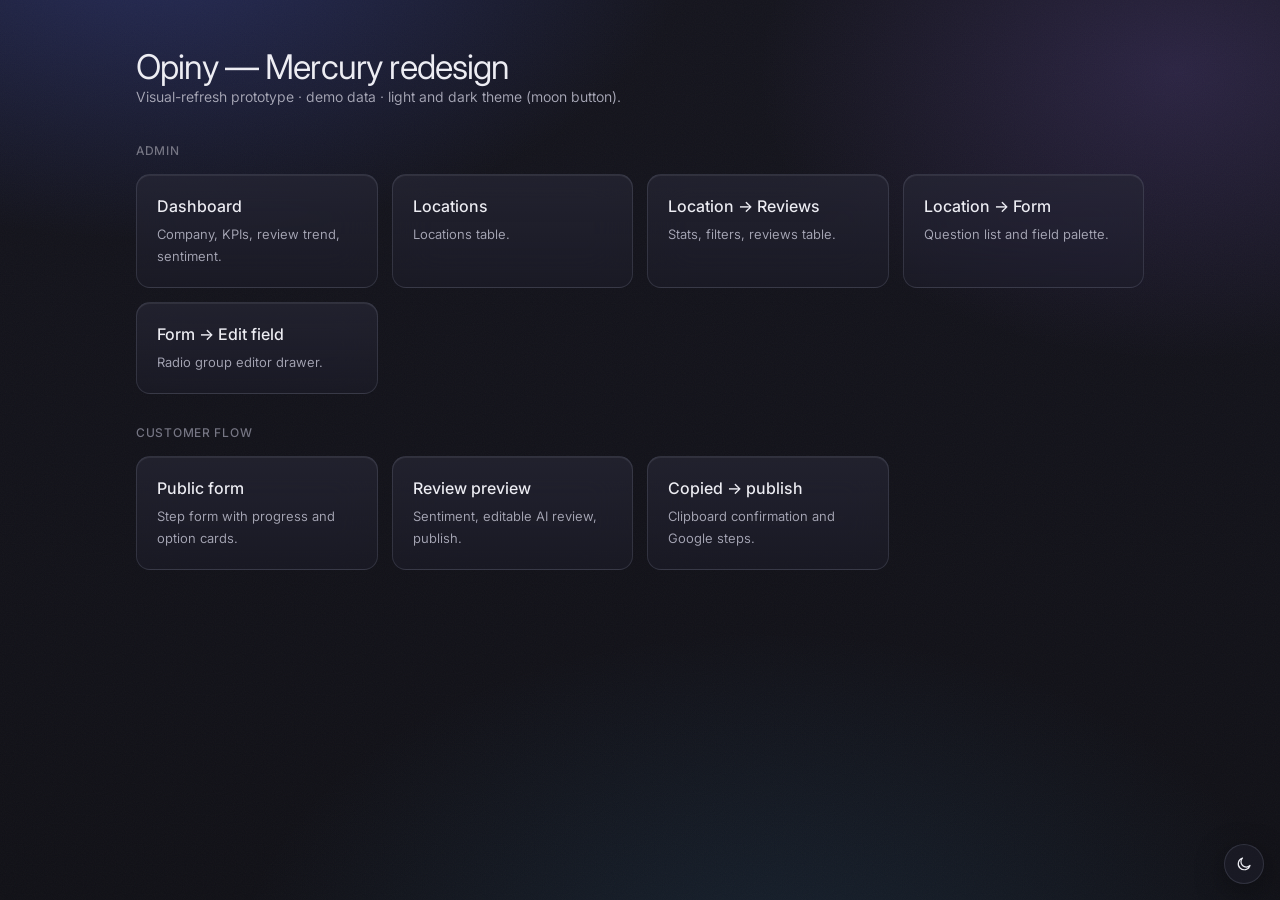
<file: index.html>
<!doctype html>
<html lang="en"><head><meta charset="utf-8"><meta name="viewport" content="width=device-width,initial-scale=1">
<title>Opiny · Mercury redesign</title><link rel="stylesheet" href="app.css"><link rel="stylesheet" href="public.css">
<style>
.idx{max-width:1040px;margin:0 auto;padding:56px 16px 72px}
.idx h1{margin:0;font-size:34px;font-weight:var(--weight-display);letter-spacing:var(--tracking-display)}
.idx>p{color:var(--color-text-muted);margin:8px 0 32px}
.idx h2{font-size:12px;text-transform:uppercase;letter-spacing:.06em;color:var(--color-text-subtle);margin:28px 0 12px;font-weight:var(--weight-medium)}
.idx .grid{display:grid;grid-template-columns:repeat(auto-fill,minmax(220px,1fr));gap:14px}
.idx a.card{display:block;padding:20px;transition:transform var(--dur) var(--ease)}
.idx a.card:hover{transform:translateY(-2px)}
.idx a.card b{display:block;font-size:16px;font-weight:var(--weight-medium);margin-bottom:6px}
.idx a.card span{color:var(--color-text-muted);font-size:var(--text-sm)}
</style></head>
<body data-key="opiny-theme-v2" data-default="dark">
<svg width="0" height="0" style="position:absolute" aria-hidden="true"><symbol id="i-moon" viewBox="0 0 24 24"><path d="M20 14A8 8 0 1 1 10 4a6 6 0 0 0 10 10z"/></symbol></svg>
<main class="idx">
  <h1>Opiny — Mercury redesign</h1>
  <p>Visual-refresh prototype · demo data · light and dark theme (moon button).</p>
  <h2>Admin</h2>
  <div class="grid">
    <a class="card" href="dashboard.html"><b>Dashboard</b><span>Company, KPIs, review trend, sentiment.</span></a>
    <a class="card" href="locations.html"><b>Locations</b><span>Locations table.</span></a>
    <a class="card" href="reviews.html"><b>Location → Reviews</b><span>Stats, filters, reviews table.</span></a>
    <a class="card" href="form.html"><b>Location → Form</b><span>Question list and field palette.</span></a>
    <a class="card" href="form-field.html"><b>Form → Edit field</b><span>Radio group editor drawer.</span></a>
  </div>
  <h2>Customer flow</h2>
  <div class="grid">
    <a class="card" href="form-public.html"><b>Public form</b><span>Step form with progress and option cards.</span></a>
    <a class="card" href="review-preview.html"><b>Review preview</b><span>Sentiment, editable AI review, publish.</span></a>
    <a class="card" href="review-preview.html#copied"><b>Copied → publish</b><span>Clipboard confirmation and Google steps.</span></a>
  </div>
</main>
<button class="theme-fab" aria-label="Toggle light / dark"><svg class="i"><use href="#i-moon"/></svg></button>
<script src="public.js"></script>
</body></html>
</file>
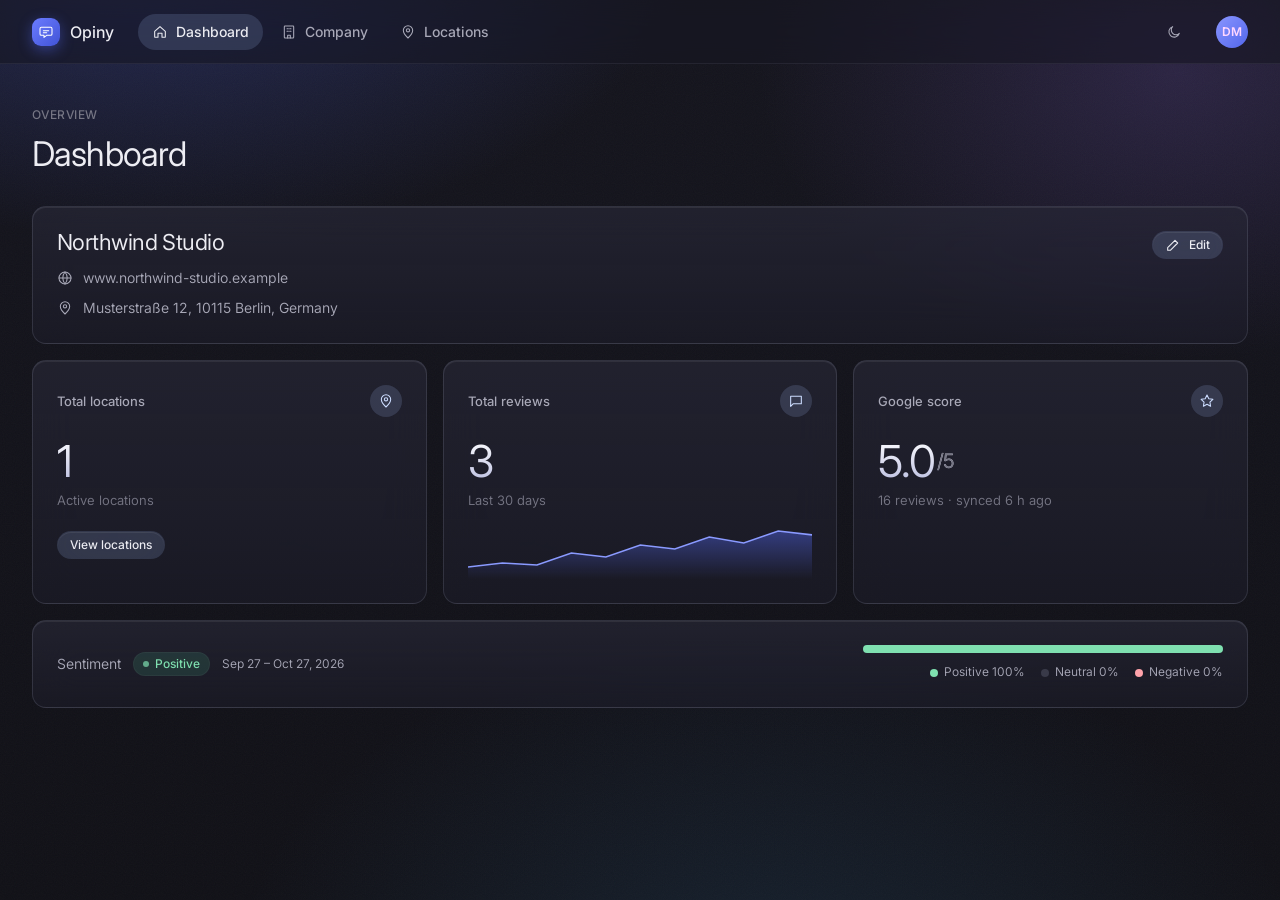
<file: dashboard.html>
<!doctype html>
<html lang="en"><head><meta charset="utf-8"><meta name="viewport" content="width=device-width,initial-scale=1">
<title>Dashboard · Opiny (v2 · Mercury dark)</title><link rel="stylesheet" href="app.css"></head>
<body data-nav="dashboard">
<main class="page">
  <div class="page-head">
    <div><p class="eyebrow">Overview</p><h1 class="title">Dashboard</h1></div>
  </div>
  <div class="stack">
    <section class="card company">
      <div>
        <h2>Northwind Studio</h2>
        <div class="meta">
          <span><svg class="i"><use href="#i-globe"/></svg>www.northwind-studio.example</span>
          <span><svg class="i"><use href="#i-pin"/></svg>Musterstraße 12, 10115 Berlin, Germany</span>
        </div>
      </div>
      <button class="btn btn-secondary btn-sm"><svg class="i"><use href="#i-edit"/></svg>Edit</button>
    </section>
    <div class="grid grid-3">
      <section class="card stat">
        <div class="row">Total locations<span class="ico"><svg class="i"><use href="#i-pin"/></svg></span></div>
        <div class="num">1</div><div class="cap">Active locations</div>
        <div class="foot"><a class="btn btn-secondary btn-sm" href="locations.html">View locations</a></div>
      </section>
      <section class="card stat">
        <div class="row">Total reviews<span class="ico"><svg class="i"><use href="#i-chat"/></svg></span></div>
        <div class="num">3</div><div class="cap">Last 30 days</div>
        <svg class="spark" viewBox="0 0 300 56" preserveAspectRatio="none" role="img" aria-label="Reviews trend, demo data">
          <defs><linearGradient id="sg" x1="0" y1="0" x2="0" y2="1"><stop offset="0" stop-color="#5266eb" stop-opacity=".45"/><stop offset="1" stop-color="#5266eb" stop-opacity="0"/></linearGradient></defs>
          <path d="M0 44 L30 40 L60 42 L90 30 L120 34 L150 22 L180 26 L210 14 L240 20 L270 8 L300 12 L300 56 L0 56Z" fill="url(#sg)"/>
          <path d="M0 44 L30 40 L60 42 L90 30 L120 34 L150 22 L180 26 L210 14 L240 20 L270 8 L300 12" fill="none" stroke="#8a9aff" stroke-width="1.6" vector-effect="non-scaling-stroke"/>
        </svg>
      </section>
      <section class="card stat">
        <div class="row">Google score<span class="ico"><svg class="i"><use href="#i-star"/></svg></span></div>
        <div class="num">5.0<sup>/5</sup></div><div class="cap">16 reviews · synced 6 h ago</div>
      </section>
    </div>
    <section class="card sentiment">
      <div class="l"><span class="muted">Sentiment</span><span class="tag positive">Positive</span><span class="muted" style="font-size:var(--text-xs)">Sep 27 – Oct 27, 2026</span></div>
      <div style="display:flex;flex-direction:column;gap:8px;align-items:flex-end;flex:1;min-width:240px">
        <div class="bar" role="img" aria-label="100% positive"><i style="width:100%;background:var(--tag-positive-fg)"></i></div>
        <div class="legend"><span><b style="background:var(--tag-positive-fg)"></b>Positive 100%</span><span><b style="background:var(--color-fill-strong)"></b>Neutral 0%</span><span><b style="background:var(--tag-negative-fg)"></b>Negative 0%</span></div>
      </div>
    </section>
  </div>
</main>
<script src="shell.js"></script>
</body></html>
</file>
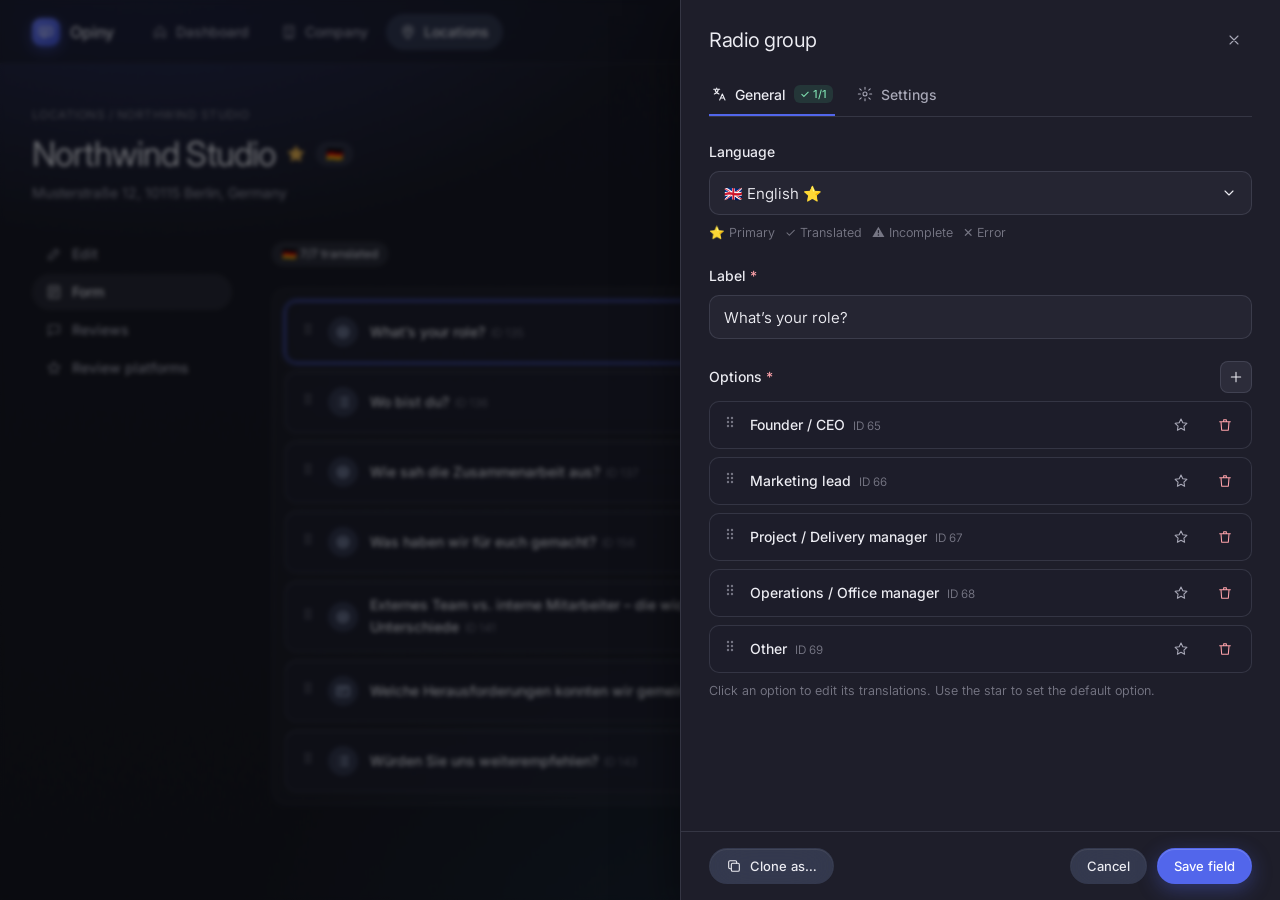
<file: form-field.html>
<!doctype html>
<html lang="en"><head><meta charset="utf-8"><meta name="viewport" content="width=device-width,initial-scale=1">
<title>Edit field · Opiny (v2 · Mercury dark)</title><link rel="stylesheet" href="app.css"></head>
<body data-nav="locations">
<main class="page">
  <div class="page-head">
    <div><p class="eyebrow"><a href="locations.html">Locations</a> / Northwind Studio</p>
      <h1 class="title">Northwind Studio <svg class="i" style="width:20px;height:20px;fill:#f2b84b;stroke:#f2b84b"><use href="#i-star"/></svg><span class="tag plain" style="font-size:14px">🇩🇪</span></h1>
      <p class="subtitle">Musterstraße 12, 10115 Berlin, Germany</p></div>
    <div class="actions"><a class="btn btn-secondary" href="form-public.html" target="_blank" rel="noopener" title="Open the public review form in a new tab"><svg class="i"><use href="#i-eye"/></svg>View form</a><button class="icon-btn" aria-label="More"><svg class="i"><use href="#i-dots"/></svg></button></div>
  </div>
  <div class="loc">
    <nav class="subnav" aria-label="Location">
      <a href="#" ><svg class="i"><use href="#i-edit"/></svg>Edit</a>
      <a href="form.html" aria-current="page"><svg class="i"><use href="#i-form"/></svg>Form</a>
      <a href="reviews.html" ><svg class="i"><use href="#i-chat"/></svg>Reviews</a>
      <a href="#"><svg class="i"><use href="#i-star"/></svg>Review platforms</a>
    </nav>
    <div>
      <div class="builder-head">
        <span class="tag plain">🇩🇪 7/7 translated</span>
        <div class="actions"><button class="btn btn-secondary"><svg class="i"><use href="#i-link"/></svg>Prefill link</button><button class="btn btn-primary">Save form</button></div>
      </div>
      <div class="builder">
        <div class="q-list">
        <div class="q editing"><span class="drag"><svg class="i"><use href="#i-drag"/></svg></span><span class="type"><svg class="i"><use href="#i-radio"/></svg></span>
          <span class="txt">What’s your role?<small>ID 135</small></span><span class="tags"><span class="mini req" title="Required">R</span><span class="mini map" title="Mapped">M</span></span>
          <span class="tools"><button class="icon-btn" aria-label="Translations"><svg class="i"><use href="#i-globe"/></svg></button><button class="icon-btn" aria-label="Delete"><svg class="i"><use href="#i-trash"/></svg></button></span></div>
        <div class="q"><span class="drag"><svg class="i"><use href="#i-drag"/></svg></span><span class="type"><svg class="i"><use href="#i-list"/></svg></span>
          <span class="txt">Wo bist du?<small>ID 136</small></span><span class="tags"><span class="mini req" title="Required">R</span></span>
          <span class="tools"><button class="icon-btn" aria-label="Translations"><svg class="i"><use href="#i-globe"/></svg></button><button class="icon-btn" aria-label="Delete"><svg class="i"><use href="#i-trash"/></svg></button></span></div>
        <div class="q"><span class="drag"><svg class="i"><use href="#i-drag"/></svg></span><span class="type"><svg class="i"><use href="#i-radio"/></svg></span>
          <span class="txt">Wie sah die Zusammenarbeit aus?<small>ID 137</small></span><span class="tags"><span class="mini req" title="Required">R</span><span class="mini map" title="Mapped">M</span></span>
          <span class="tools"><button class="icon-btn" aria-label="Translations"><svg class="i"><use href="#i-globe"/></svg></button><button class="icon-btn" aria-label="Delete"><svg class="i"><use href="#i-trash"/></svg></button></span></div>
        <div class="q"><span class="drag"><svg class="i"><use href="#i-drag"/></svg></span><span class="type"><svg class="i"><use href="#i-radio"/></svg></span>
          <span class="txt">Was haben wir für euch gemacht?<small>ID 156</small></span><span class="tags"><span class="mini req" title="Required">R</span><span class="mini map" title="Mapped">M</span></span>
          <span class="tools"><button class="icon-btn" aria-label="Translations"><svg class="i"><use href="#i-globe"/></svg></button><button class="icon-btn" aria-label="Delete"><svg class="i"><use href="#i-trash"/></svg></button></span></div>
        <div class="q"><span class="drag"><svg class="i"><use href="#i-drag"/></svg></span><span class="type"><svg class="i"><use href="#i-radio"/></svg></span>
          <span class="txt">Externes Team vs. interne Mitarbeiter – die wichtigsten Unterschiede<small>ID 141</small></span><span class="tags"><span class="mini req" title="Required">R</span><span class="mini map" title="Mapped">M</span></span>
          <span class="tools"><button class="icon-btn" aria-label="Translations"><svg class="i"><use href="#i-globe"/></svg></button><button class="icon-btn" aria-label="Delete"><svg class="i"><use href="#i-trash"/></svg></button></span></div>
        <div class="q"><span class="drag"><svg class="i"><use href="#i-drag"/></svg></span><span class="type"><svg class="i"><use href="#i-textarea"/></svg></span>
          <span class="txt">Welche Herausforderungen konnten wir gemeinsam lösen?<small>ID 207</small></span><span class="tags"></span>
          <span class="tools"><button class="icon-btn" aria-label="Translations"><svg class="i"><use href="#i-globe"/></svg></button><button class="icon-btn" aria-label="Delete"><svg class="i"><use href="#i-trash"/></svg></button></span></div>
        <div class="q"><span class="drag"><svg class="i"><use href="#i-drag"/></svg></span><span class="type"><svg class="i"><use href="#i-list"/></svg></span>
          <span class="txt">Würden Sie uns weiterempfehlen?<small>ID 143</small></span><span class="tags"><span class="mini req" title="Required">R</span></span>
          <span class="tools"><button class="icon-btn" aria-label="Translations"><svg class="i"><use href="#i-globe"/></svg></button><button class="icon-btn" aria-label="Delete"><svg class="i"><use href="#i-trash"/></svg></button></span></div>
        </div>
        <aside class="palette" aria-label="Add a field">
          <h3>Add field</h3>
          <div class="field"><svg class="i"><use href="#i-star"/></svg>Rating</div>
          <div class="field"><svg class="i"><use href="#i-text"/></svg>Text input</div>
          <div class="field"><svg class="i"><use href="#i-textarea"/></svg>Textarea</div>
          <div class="field"><svg class="i"><use href="#i-radio"/></svg>Radio group</div>
          <div class="field"><svg class="i"><use href="#i-check"/></svg>Checkbox group</div>
          <div class="field"><svg class="i"><use href="#i-select"/></svg>Select</div>
          <div class="field"><svg class="i"><use href="#i-cal"/></svg>Date picker</div>
          <div class="field"><svg class="i"><use href="#i-cal"/></svg>Date range picker</div>
        </aside>
      </div>
    </div>
  </div>
</main>
<svg width="0" height="0" style="position:absolute" aria-hidden="true"><symbol id="i-x" viewBox="0 0 24 24"><path d="M6 6l12 12M18 6L6 18"/></symbol><symbol id="i-copy" viewBox="0 0 24 24"><rect x="8" y="8" width="12" height="12" rx="2"/><path d="M16 8V6a2 2 0 0 0-2-2H6a2 2 0 0 0-2 2v8a2 2 0 0 0 2 2h2"/></symbol><symbol id="i-trans" viewBox="0 0 24 24"><path d="M4 5h9M8.5 3v2M6 5c.5 3 3 6 6 7M11 5c-.5 3-3 6-6 7M13 21l4-9 4 9M14.5 18h5"/></symbol><symbol id="i-cog" viewBox="0 0 24 24"><circle cx="12" cy="12" r="3"/><path d="M12 2v3M12 19v3M4.2 4.2l2.1 2.1M17.7 17.7l2.1 2.1M2 12h3M19 12h3M4.2 19.8l2.1-2.1M17.7 6.3l2.1-2.1"/></symbol><symbol id="i-chev" viewBox="0 0 24 24"><path d="M6 9l6 6 6-6"/></symbol></svg>
<div class="dr-bg" aria-hidden="true"></div>
<aside class="drawer" role="dialog" aria-modal="true" aria-labelledby="dr-t">
  <div class="dr-head"><h2 id="dr-t">Radio group</h2><a class="icon-btn" href="form.html" aria-label="Close"><svg class="i"><use href="#i-x"/></svg></a></div>
  <div class="dr-tabs" role="tablist"><button role="tab" aria-selected="true"><svg class="i"><use href="#i-trans"/></svg>General <span class="ok">✓ 1/1</span></button><button role="tab" aria-selected="false"><svg class="i"><use href="#i-cog"/></svg>Settings</button></div>
  <div class="dr-body">
    <div class="fld"><label>Language</label><div class="sel" tabindex="0">🇬🇧 English ⭐<svg class="i"><use href="#i-chev"/></svg></div>
      <p class="hint"><span>⭐ Primary</span><span>✓ Translated</span><span>⚠ Incomplete</span><span>✕ Error</span></p></div>
    <div class="fld"><label for="lbl">Label <span class="req">*</span></label><input class="inp" id="lbl" value="What’s your role?"></div>
    <div class="fld"><div class="lb"><span>Options <span class="req">*</span></span><button class="add-btn" aria-label="Add option"><svg class="i"><use href="#i-plus"/></svg></button></div>
      <div class="optlist"><div class="orow"><span class="drag"><svg class="i"><use href="#i-drag"/></svg></span><span class="t">Founder / CEO<small>ID 65</small></span><button class="icon-btn fav" aria-pressed="false" aria-label="Set as default"><svg class="i"><use href="#i-star"/></svg></button><button class="icon-btn del" aria-label="Delete option"><svg class="i"><use href="#i-trash"/></svg></button></div><div class="orow"><span class="drag"><svg class="i"><use href="#i-drag"/></svg></span><span class="t">Marketing lead<small>ID 66</small></span><button class="icon-btn fav" aria-pressed="false" aria-label="Set as default"><svg class="i"><use href="#i-star"/></svg></button><button class="icon-btn del" aria-label="Delete option"><svg class="i"><use href="#i-trash"/></svg></button></div><div class="orow"><span class="drag"><svg class="i"><use href="#i-drag"/></svg></span><span class="t">Project / Delivery manager<small>ID 67</small></span><button class="icon-btn fav" aria-pressed="false" aria-label="Set as default"><svg class="i"><use href="#i-star"/></svg></button><button class="icon-btn del" aria-label="Delete option"><svg class="i"><use href="#i-trash"/></svg></button></div><div class="orow"><span class="drag"><svg class="i"><use href="#i-drag"/></svg></span><span class="t">Operations / Office manager<small>ID 68</small></span><button class="icon-btn fav" aria-pressed="false" aria-label="Set as default"><svg class="i"><use href="#i-star"/></svg></button><button class="icon-btn del" aria-label="Delete option"><svg class="i"><use href="#i-trash"/></svg></button></div><div class="orow"><span class="drag"><svg class="i"><use href="#i-drag"/></svg></span><span class="t">Other<small>ID 69</small></span><button class="icon-btn fav" aria-pressed="false" aria-label="Set as default"><svg class="i"><use href="#i-star"/></svg></button><button class="icon-btn del" aria-label="Delete option"><svg class="i"><use href="#i-trash"/></svg></button></div></div>
      <p class="hint">Click an option to edit its translations. Use the star to set the default option.</p></div>
  </div>
  <div class="dr-foot"><button class="btn btn-secondary"><svg class="i"><use href="#i-copy"/></svg>Clone as…</button><span class="sp"></span><a class="btn btn-secondary" href="form.html">Cancel</a><button class="btn btn-primary">Save field</button></div>
</aside>
<script>document.addEventListener('click',e=>{const f=e.target.closest('.fav');if(f){document.querySelectorAll('.fav').forEach(x=>x.setAttribute('aria-pressed',x===f&&f.getAttribute('aria-pressed')!=='true'));}const t=e.target.closest('.dr-tabs button');if(t){t.parentElement.querySelectorAll('button').forEach(x=>x.setAttribute('aria-selected',x===t));}});</script>
<script src="shell.js"></script>
</body></html>
</file>
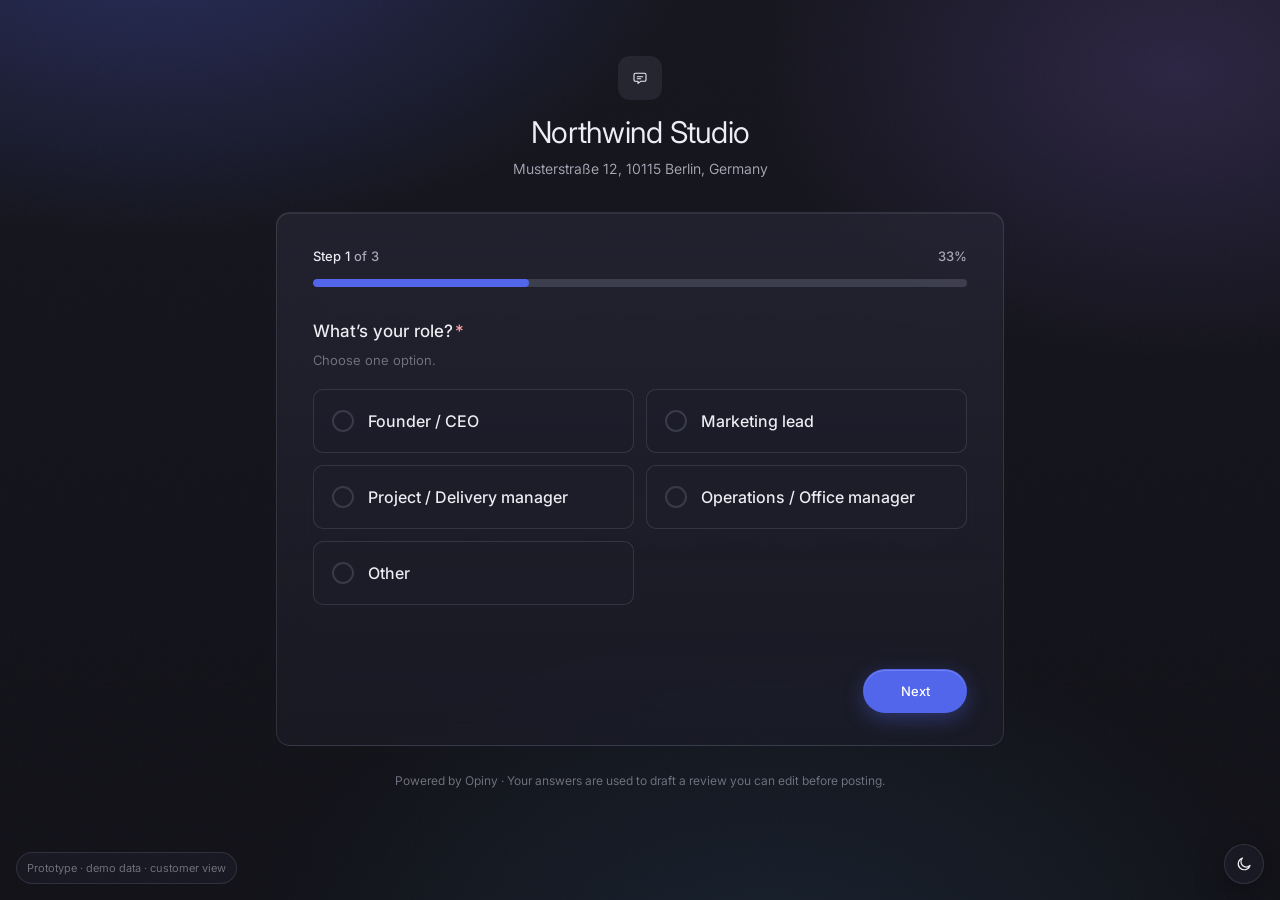
<file: form-public.html>
<!doctype html>
<html lang="en"><head><meta charset="utf-8"><meta name="viewport" content="width=device-width,initial-scale=1">
<title>Leave a review · Opiny (v2 · Mercury)</title><link rel="stylesheet" href="app.css"><link rel="stylesheet" href="public.css"></head>
<body data-key="opiny-theme-v2" data-default="dark">
<svg width="0" height="0" style="position:absolute" aria-hidden="true">
<symbol id="i-logo" viewBox="0 0 24 24"><path d="M5 5h14a2 2 0 0 1 2 2v8a2 2 0 0 1-2 2h-6l-4 3v-3H5a2 2 0 0 1-2-2V7a2 2 0 0 1 2-2z"/><path d="M8 10h8M8 13h5"/></symbol>
<symbol id="i-edit" viewBox="0 0 24 24"><path d="M4 20h4L19 9l-4-4L4 16z"/></symbol>
<symbol id="i-refresh" viewBox="0 0 24 24"><path d="M20 11a8 8 0 0 0-14.5-4.5L4 8M4 4v4h4M4 13a8 8 0 0 0 14.5 4.5L20 16M20 20v-4h-4"/></symbol>
<symbol id="i-x" viewBox="0 0 24 24"><path d="M6 6l12 12M18 6L6 18"/></symbol>
<symbol id="i-copy" viewBox="0 0 24 24"><rect x="8" y="8" width="12" height="12" rx="2"/><path d="M16 8V6a2 2 0 0 0-2-2H6a2 2 0 0 0-2 2v8a2 2 0 0 0 2 2h2"/></symbol>
<symbol id="i-moon" viewBox="0 0 24 24"><path d="M20 14A8 8 0 1 1 10 4a6 6 0 0 0 10 10z"/></symbol>
<symbol id="i-arrow" viewBox="0 0 24 24"><path d="M15 6l-6 6 6 6"/></symbol>
<symbol id="i-star" viewBox="0 0 24 24"><path d="M12 3l2.7 5.6 6.1.9-4.4 4.3 1 6.1L12 17l-5.4 2.9 1-6.1-4.4-4.3 6.1-.9z"/></symbol>
</svg>
<main class="pub">
  <header class="pub-head"><div class="logo"><svg class="i"><use href="#i-logo"/></svg></div><h1>Northwind Studio</h1><p>Musterstraße 12, 10115 Berlin, Germany</p></header>
  <section class="card pub-card" aria-live="polite">
    <div class="pg-row"><span id="pgl"></span><span id="pgp"></span></div>
    <div class="pg-track" role="progressbar" aria-label="Form progress"><div class="pg-fill" id="pgf"></div></div>
    <div class="step" data-req="1"><p class="q-title">What’s your role?<span class="req">*</span></p><p class="q-help">Choose one option.</p>
      <div class="opts"><label class="opt"><input type="radio" name="role" value="Founder / CEO"><span class="mk"></span>Founder / CEO</label><label class="opt"><input type="radio" name="role" value="Marketing lead"><span class="mk"></span>Marketing lead</label><label class="opt"><input type="radio" name="role" value="Project / Delivery manager"><span class="mk"></span>Project / Delivery manager</label><label class="opt"><input type="radio" name="role" value="Operations / Office manager"><span class="mk"></span>Operations / Office manager</label><label class="opt"><input type="radio" name="role" value="Other"><span class="mk"></span>Other</label></div></div>
    <div class="step" data-req="1" hidden><p class="q-title">What did Northwind Studio help you with?<span class="req">*</span></p><p class="q-help">Select all that apply.</p>
      <div class="opts"><label class="opt cb"><input type="checkbox" name="help" value="Website redesign"><span class="mk"></span>Website redesign</label><label class="opt cb"><input type="checkbox" name="help" value="Branding"><span class="mk"></span>Branding</label><label class="opt cb"><input type="checkbox" name="help" value="Online shop"><span class="mk"></span>Online shop</label><label class="opt cb"><input type="checkbox" name="help" value="SEO &amp; content"><span class="mk"></span>SEO &amp; content</label><label class="opt cb"><input type="checkbox" name="help" value="Ongoing support"><span class="mk"></span>Ongoing support</label></div></div>
    <div class="step" hidden><p class="q-title">Anything you’d tell another company considering Northwind Studio?</p><p class="q-help">Optional — a sentence or two helps the AI write a more personal review.</p>
      <textarea class="ta" placeholder="e.g. They delivered the first concepts in two days and kept us updated every week."></textarea></div>
    <p class="pub-err" id="err" role="alert"></p>
    <div class="pub-actions"><button class="btn btn-ghost" id="back" type="button"><svg class="i"><use href="#i-arrow"/></svg>Back</button><button class="btn btn-primary" id="next" type="button">Next</button></div>
  </section>
  <p class="pub-foot">Powered by Opiny · Your answers are used to draft a review you can edit before posting.</p>
</main>
<button class="theme-fab" aria-label="Toggle light / dark"><svg class="i"><use href="#i-moon"/></svg></button>
<span class="demo-note">Prototype · demo data · customer view</span>
<script src="public.js"></script>
</body></html>
</file>
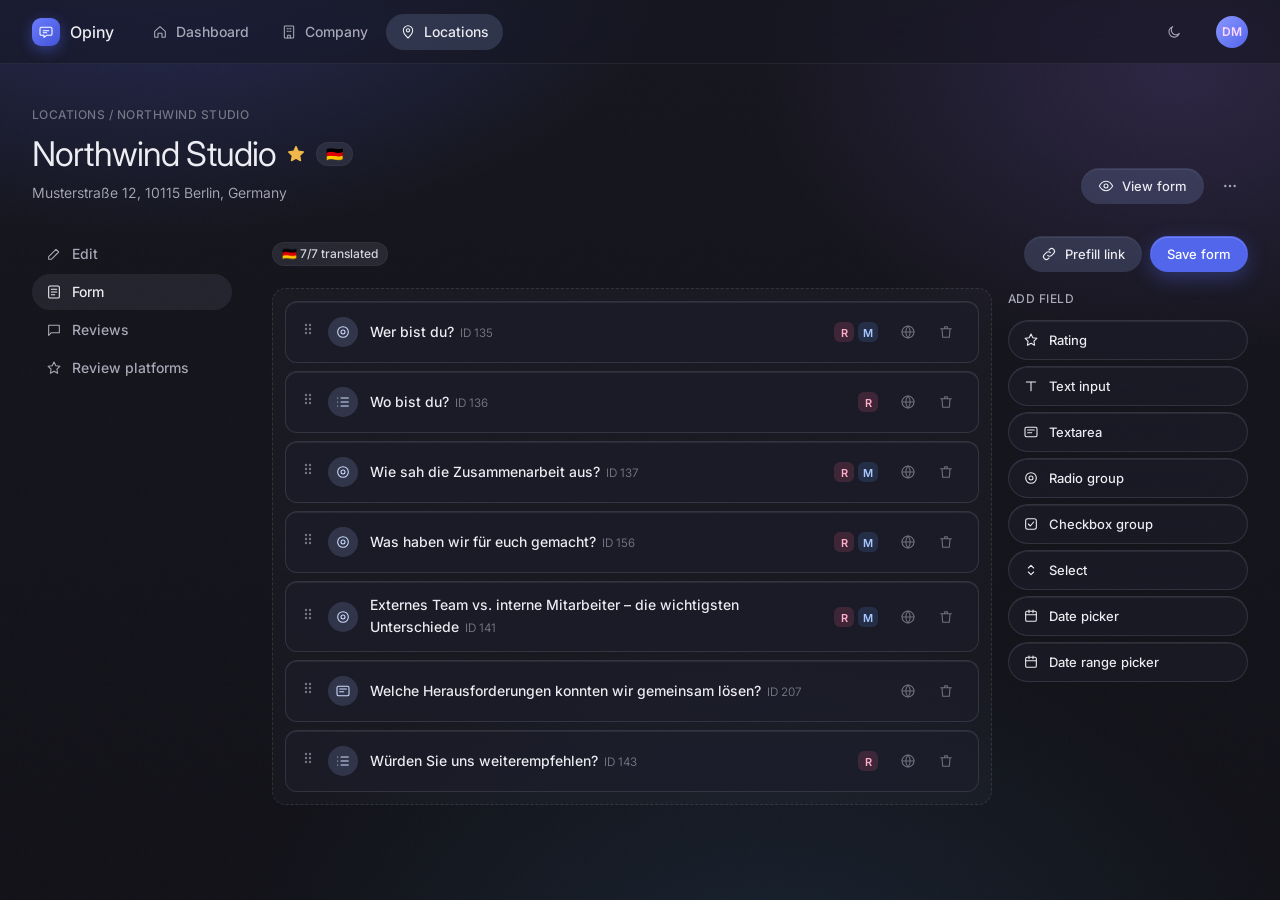
<file: form.html>
<!doctype html>
<html lang="en"><head><meta charset="utf-8"><meta name="viewport" content="width=device-width,initial-scale=1">
<title>Form · Opiny (v2 · Mercury dark)</title><link rel="stylesheet" href="app.css"></head>
<body data-nav="locations">
<main class="page">
  <div class="page-head">
    <div><p class="eyebrow"><a href="locations.html">Locations</a> / Northwind Studio</p>
      <h1 class="title">Northwind Studio <svg class="i" style="width:20px;height:20px;fill:#f2b84b;stroke:#f2b84b"><use href="#i-star"/></svg><span class="tag plain" style="font-size:14px">🇩🇪</span></h1>
      <p class="subtitle">Musterstraße 12, 10115 Berlin, Germany</p></div>
    <div class="actions"><a class="btn btn-secondary" href="form-public.html" target="_blank" rel="noopener" title="Open the public review form in a new tab"><svg class="i"><use href="#i-eye"/></svg>View form</a><button class="icon-btn" aria-label="More"><svg class="i"><use href="#i-dots"/></svg></button></div>
  </div>
  <div class="loc">
    <nav class="subnav" aria-label="Location">
      <a href="#" ><svg class="i"><use href="#i-edit"/></svg>Edit</a>
      <a href="form.html" aria-current="page"><svg class="i"><use href="#i-form"/></svg>Form</a>
      <a href="reviews.html" ><svg class="i"><use href="#i-chat"/></svg>Reviews</a>
      <a href="#"><svg class="i"><use href="#i-star"/></svg>Review platforms</a>
    </nav>
    <div>
      <div class="builder-head">
        <span class="tag plain">🇩🇪 7/7 translated</span>
        <div class="actions"><button class="btn btn-secondary"><svg class="i"><use href="#i-link"/></svg>Prefill link</button><button class="btn btn-primary">Save form</button></div>
      </div>
      <div class="builder">
        <div class="q-list">
        <div class="q"><span class="drag"><svg class="i"><use href="#i-drag"/></svg></span><span class="type"><svg class="i"><use href="#i-radio"/></svg></span>
          <span class="txt"><a href="form-field.html">Wer bist du?</a><small>ID 135</small></span><span class="tags"><span class="mini req" title="Required">R</span><span class="mini map" title="Mapped">M</span></span>
          <span class="tools"><button class="icon-btn" aria-label="Translations"><svg class="i"><use href="#i-globe"/></svg></button><button class="icon-btn" aria-label="Delete"><svg class="i"><use href="#i-trash"/></svg></button></span></div>
        <div class="q"><span class="drag"><svg class="i"><use href="#i-drag"/></svg></span><span class="type"><svg class="i"><use href="#i-list"/></svg></span>
          <span class="txt">Wo bist du?<small>ID 136</small></span><span class="tags"><span class="mini req" title="Required">R</span></span>
          <span class="tools"><button class="icon-btn" aria-label="Translations"><svg class="i"><use href="#i-globe"/></svg></button><button class="icon-btn" aria-label="Delete"><svg class="i"><use href="#i-trash"/></svg></button></span></div>
        <div class="q"><span class="drag"><svg class="i"><use href="#i-drag"/></svg></span><span class="type"><svg class="i"><use href="#i-radio"/></svg></span>
          <span class="txt">Wie sah die Zusammenarbeit aus?<small>ID 137</small></span><span class="tags"><span class="mini req" title="Required">R</span><span class="mini map" title="Mapped">M</span></span>
          <span class="tools"><button class="icon-btn" aria-label="Translations"><svg class="i"><use href="#i-globe"/></svg></button><button class="icon-btn" aria-label="Delete"><svg class="i"><use href="#i-trash"/></svg></button></span></div>
        <div class="q"><span class="drag"><svg class="i"><use href="#i-drag"/></svg></span><span class="type"><svg class="i"><use href="#i-radio"/></svg></span>
          <span class="txt">Was haben wir für euch gemacht?<small>ID 156</small></span><span class="tags"><span class="mini req" title="Required">R</span><span class="mini map" title="Mapped">M</span></span>
          <span class="tools"><button class="icon-btn" aria-label="Translations"><svg class="i"><use href="#i-globe"/></svg></button><button class="icon-btn" aria-label="Delete"><svg class="i"><use href="#i-trash"/></svg></button></span></div>
        <div class="q"><span class="drag"><svg class="i"><use href="#i-drag"/></svg></span><span class="type"><svg class="i"><use href="#i-radio"/></svg></span>
          <span class="txt">Externes Team vs. interne Mitarbeiter – die wichtigsten Unterschiede<small>ID 141</small></span><span class="tags"><span class="mini req" title="Required">R</span><span class="mini map" title="Mapped">M</span></span>
          <span class="tools"><button class="icon-btn" aria-label="Translations"><svg class="i"><use href="#i-globe"/></svg></button><button class="icon-btn" aria-label="Delete"><svg class="i"><use href="#i-trash"/></svg></button></span></div>
        <div class="q"><span class="drag"><svg class="i"><use href="#i-drag"/></svg></span><span class="type"><svg class="i"><use href="#i-textarea"/></svg></span>
          <span class="txt">Welche Herausforderungen konnten wir gemeinsam lösen?<small>ID 207</small></span><span class="tags"></span>
          <span class="tools"><button class="icon-btn" aria-label="Translations"><svg class="i"><use href="#i-globe"/></svg></button><button class="icon-btn" aria-label="Delete"><svg class="i"><use href="#i-trash"/></svg></button></span></div>
        <div class="q"><span class="drag"><svg class="i"><use href="#i-drag"/></svg></span><span class="type"><svg class="i"><use href="#i-list"/></svg></span>
          <span class="txt">Würden Sie uns weiterempfehlen?<small>ID 143</small></span><span class="tags"><span class="mini req" title="Required">R</span></span>
          <span class="tools"><button class="icon-btn" aria-label="Translations"><svg class="i"><use href="#i-globe"/></svg></button><button class="icon-btn" aria-label="Delete"><svg class="i"><use href="#i-trash"/></svg></button></span></div>
        </div>
        <aside class="palette" aria-label="Add a field">
          <h3>Add field</h3>
          <div class="field"><svg class="i"><use href="#i-star"/></svg>Rating</div>
          <div class="field"><svg class="i"><use href="#i-text"/></svg>Text input</div>
          <div class="field"><svg class="i"><use href="#i-textarea"/></svg>Textarea</div>
          <div class="field"><svg class="i"><use href="#i-radio"/></svg>Radio group</div>
          <div class="field"><svg class="i"><use href="#i-check"/></svg>Checkbox group</div>
          <div class="field"><svg class="i"><use href="#i-select"/></svg>Select</div>
          <div class="field"><svg class="i"><use href="#i-cal"/></svg>Date picker</div>
          <div class="field"><svg class="i"><use href="#i-cal"/></svg>Date range picker</div>
        </aside>
      </div>
    </div>
  </div>
</main>
<script src="shell.js"></script>
</body></html>
</file>
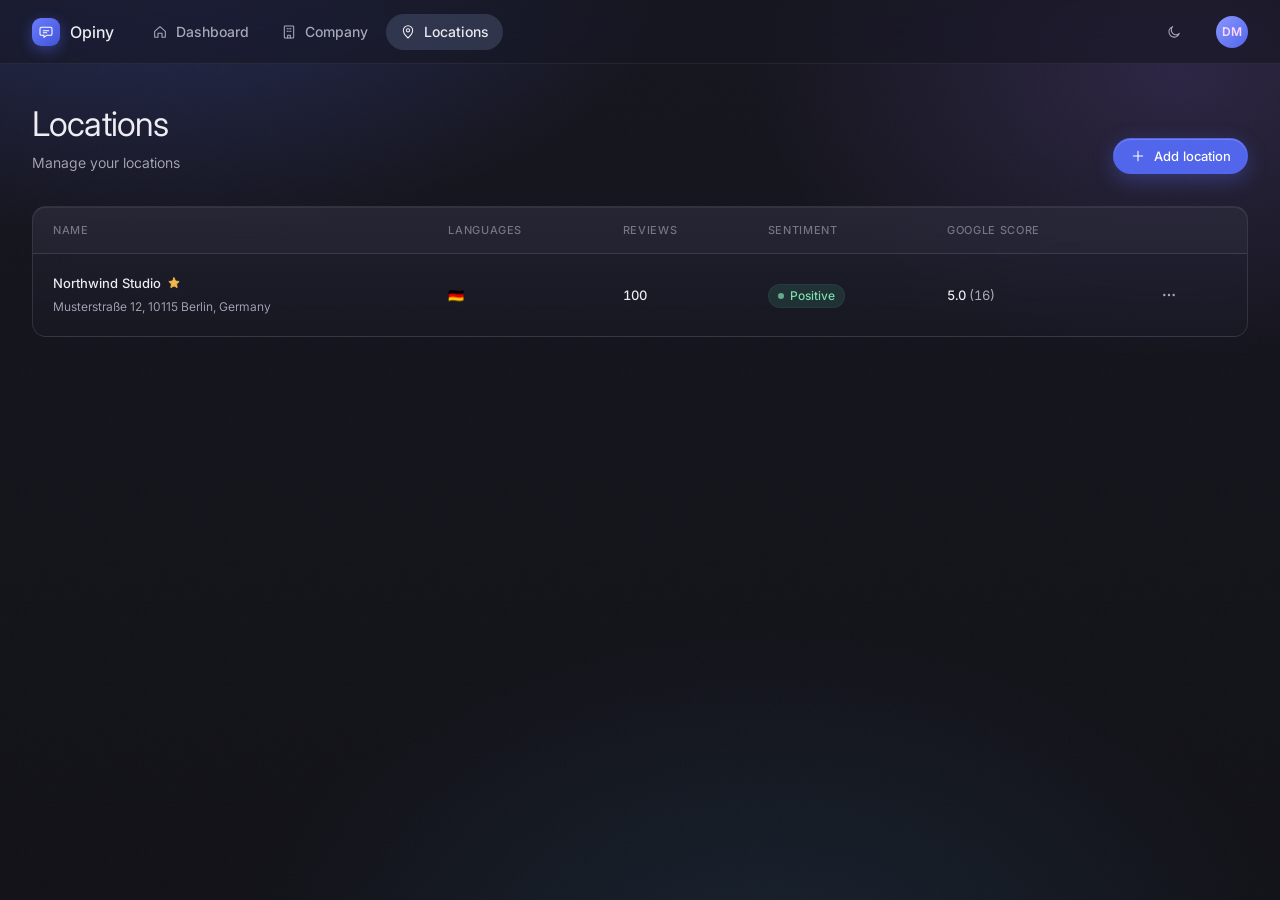
<file: locations.html>
<!doctype html>
<html lang="en"><head><meta charset="utf-8"><meta name="viewport" content="width=device-width,initial-scale=1">
<title>Locations · Opiny (v2 · Mercury dark)</title><link rel="stylesheet" href="app.css"></head>
<body data-nav="locations">
<main class="page">
  <div class="page-head">
    <div><h1 class="title">Locations</h1><p class="subtitle">Manage your locations</p></div>
    <div class="actions"><button class="btn btn-primary"><svg class="i"><use href="#i-plus"/></svg>Add location</button></div>
  </div>
  <section class="card table-card">
    <div class="scroll-x"><table>
      <thead><tr><th>Name</th><th>Languages</th><th>Reviews</th><th>Sentiment</th><th>Google score</th><th><span class="sr" style="position:absolute;left:-9999px">Actions</span></th></tr></thead>
      <tbody>
        <tr>
          <td><a href="reviews.html"><div class="loc-name">Northwind Studio <svg class="i" style="width:14px;height:14px;fill:#f2b84b;stroke:#f2b84b"><use href="#i-star"/></svg></div><div class="loc-addr">Musterstraße 12, 10115 Berlin, Germany</div></a></td>
          <td>🇩🇪</td><td class="num">100</td><td><span class="tag positive">Positive</span></td>
          <td class="num">5.0 <span class="muted" style="font-weight:400">(16)</span></td>
          <td style="text-align:right"><button class="icon-btn" aria-label="Actions"><svg class="i"><use href="#i-dots"/></svg></button></td>
        </tr>
      </tbody>
    </table></div>
  </section>
</main>
<script src="shell.js"></script>
</body></html>
</file>
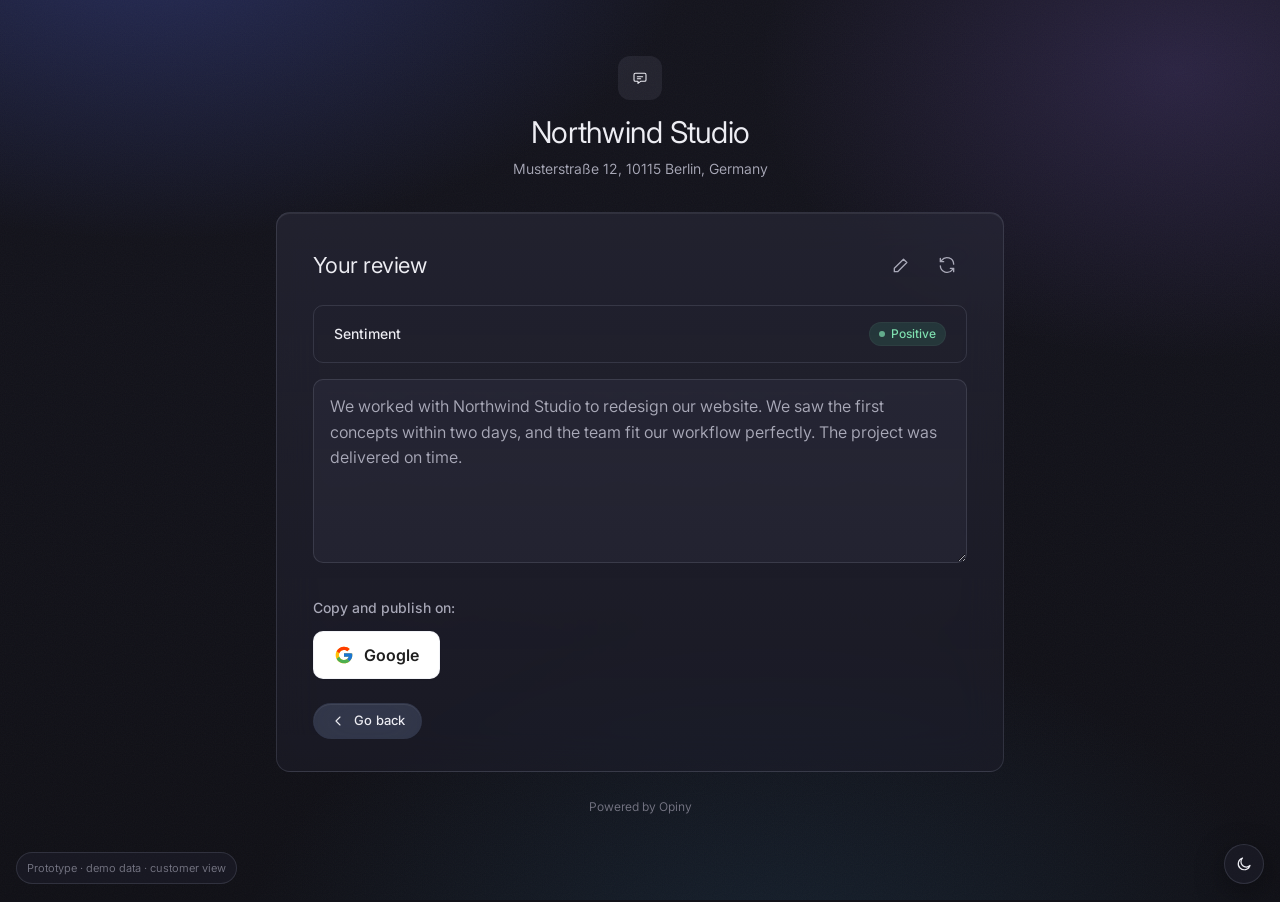
<file: review-preview.html>
<!doctype html>
<html lang="en"><head><meta charset="utf-8"><meta name="viewport" content="width=device-width,initial-scale=1">
<title>Your review · Opiny (v2 · Mercury)</title><link rel="stylesheet" href="app.css"><link rel="stylesheet" href="public.css"></head>
<body data-key="opiny-theme-v2" data-default="dark">
<svg width="0" height="0" style="position:absolute" aria-hidden="true">
<symbol id="i-logo" viewBox="0 0 24 24"><path d="M5 5h14a2 2 0 0 1 2 2v8a2 2 0 0 1-2 2h-6l-4 3v-3H5a2 2 0 0 1-2-2V7a2 2 0 0 1 2-2z"/><path d="M8 10h8M8 13h5"/></symbol>
<symbol id="i-edit" viewBox="0 0 24 24"><path d="M4 20h4L19 9l-4-4L4 16z"/></symbol>
<symbol id="i-refresh" viewBox="0 0 24 24"><path d="M20 11a8 8 0 0 0-14.5-4.5L4 8M4 4v4h4M4 13a8 8 0 0 0 14.5 4.5L20 16M20 20v-4h-4"/></symbol>
<symbol id="i-x" viewBox="0 0 24 24"><path d="M6 6l12 12M18 6L6 18"/></symbol>
<symbol id="i-copy" viewBox="0 0 24 24"><rect x="8" y="8" width="12" height="12" rx="2"/><path d="M16 8V6a2 2 0 0 0-2-2H6a2 2 0 0 0-2 2v8a2 2 0 0 0 2 2h2"/></symbol>
<symbol id="i-moon" viewBox="0 0 24 24"><path d="M20 14A8 8 0 1 1 10 4a6 6 0 0 0 10 10z"/></symbol>
<symbol id="i-arrow" viewBox="0 0 24 24"><path d="M15 6l-6 6 6 6"/></symbol>
<symbol id="i-star" viewBox="0 0 24 24"><path d="M12 3l2.7 5.6 6.1.9-4.4 4.3 1 6.1L12 17l-5.4 2.9 1-6.1-4.4-4.3 6.1-.9z"/></symbol>
</svg>
<main class="pub">
  <header class="pub-head"><div class="logo"><svg class="i"><use href="#i-logo"/></svg></div><h1>Northwind Studio</h1><p>Musterstraße 12, 10115 Berlin, Germany</p></header>
  <section class="card pub-card">
    <div class="rv-head"><h2>Your review</h2><div class="rv-tools">
      <button class="icon-btn" id="edit" aria-pressed="false" title="Edit text" aria-label="Edit review text"><svg class="i"><use href="#i-edit"/></svg></button>
      <button class="icon-btn" id="regen" title="Write another version" aria-label="Regenerate review"><svg class="i"><use href="#i-refresh"/></svg></button></div></div>
    <div class="sent"><span>Sentiment</span><span class="tag positive">Positive</span></div>
    <textarea class="ta" id="review" rows="6" readonly aria-label="Generated review">We worked with Northwind Studio to redesign our website. We saw the first concepts within two days, and the team fit our workflow perfectly. The project was delivered on time.</textarea>
    <p class="pub-label">Copy and publish on:</p>
    <div class="plats"><button class="plat" id="google" type="button"><svg viewBox="0 0 48 48" aria-hidden="true"><path fill="#FFC107" d="M43.6 20.5H42V20H24v8h11.3C33.7 32.7 29.2 36 24 36c-6.6 0-12-5.4-12-12s5.4-12 12-12c3.1 0 5.8 1.2 7.9 3.1l5.7-5.7C34 6.1 29.3 4 24 4 12.9 4 4 12.9 4 24s8.9 20 20 20 20-8.9 20-20c0-1.3-.1-2.4-.4-3.5z"/><path fill="#FF3D00" d="M6.3 14.7l6.6 4.8C14.7 15.1 19 12 24 12c3.1 0 5.8 1.2 7.9 3.1l5.7-5.7C34 6.1 29.3 4 24 4 16.3 4 9.7 8.3 6.3 14.7z"/><path fill="#4CAF50" d="M24 44c5.2 0 9.9-2 13.4-5.2l-6.2-5.2C29.2 35.1 26.7 36 24 36c-5.2 0-9.6-3.3-11.3-8l-6.5 5C9.5 39.6 16.2 44 24 44z"/><path fill="#1976D2" d="M43.6 20.5H42V20H24v8h11.3c-.8 2.2-2.2 4.2-4.1 5.6l6.2 5.2C37 39.2 44 34 44 24c0-1.3-.1-2.4-.4-3.5z"/></svg>Google</button></div>
    <div class="back-row"><a class="btn btn-secondary" href="form-public.html"><svg class="i"><use href="#i-arrow"/></svg>Go back</a></div>
  </section>
  <p class="pub-foot">Powered by Opiny</p>
</main>
<div class="modal-bg" id="copied" role="dialog" aria-modal="true" aria-labelledby="cp-t">
  <div class="modal">
    <button class="icon-btn x" aria-label="Close"><svg class="i"><use href="#i-x"/></svg></button>
    <div class="ok-ic"><svg class="i"><use href="#i-copy"/></svg></div>
    <h3 id="cp-t">Your review has been copied to the clipboard!</h3>
    <p>Paste it into the Google review field, choose your stars and press <b>“Post”</b> to publish.</p>
    <div class="gmock" aria-hidden="true"><div class="stars"><svg viewBox="0 0 24 24"><path d="M12 3l2.7 5.6 6.1.9-4.4 4.3 1 6.1L12 17l-5.4 2.9 1-6.1-4.4-4.3 6.1-.9z"/></svg><svg viewBox="0 0 24 24"><path d="M12 3l2.7 5.6 6.1.9-4.4 4.3 1 6.1L12 17l-5.4 2.9 1-6.1-4.4-4.3 6.1-.9z"/></svg><svg viewBox="0 0 24 24"><path d="M12 3l2.7 5.6 6.1.9-4.4 4.3 1 6.1L12 17l-5.4 2.9 1-6.1-4.4-4.3 6.1-.9z"/></svg><svg viewBox="0 0 24 24"><path d="M12 3l2.7 5.6 6.1.9-4.4 4.3 1 6.1L12 17l-5.4 2.9 1-6.1-4.4-4.3 6.1-.9z"/></svg><svg viewBox="0 0 24 24"><path d="M12 3l2.7 5.6 6.1.9-4.4 4.3 1 6.1L12 17l-5.4 2.9 1-6.1-4.4-4.3 6.1-.9z"/></svg></div><div class="gbox"><span id="gtext"></span><span class="paste">⌘V</span></div><div class="gbtns"><span class="c">Cancel</span><span class="p">Post</span></div></div>
    <a class="btn btn-primary wide" href="#" onclick="return false">Open Google &amp; publish</a>
    <div class="steps"><span><b>1</b>Paste</span><span><b>2</b>Rate</span><span><b>3</b>Post</span></div>
  </div>
</div>
<button class="theme-fab" aria-label="Toggle light / dark"><svg class="i"><use href="#i-moon"/></svg></button>
<span class="demo-note">Prototype · demo data · customer view</span>
<script src="public.js"></script>
</body></html>
</file>
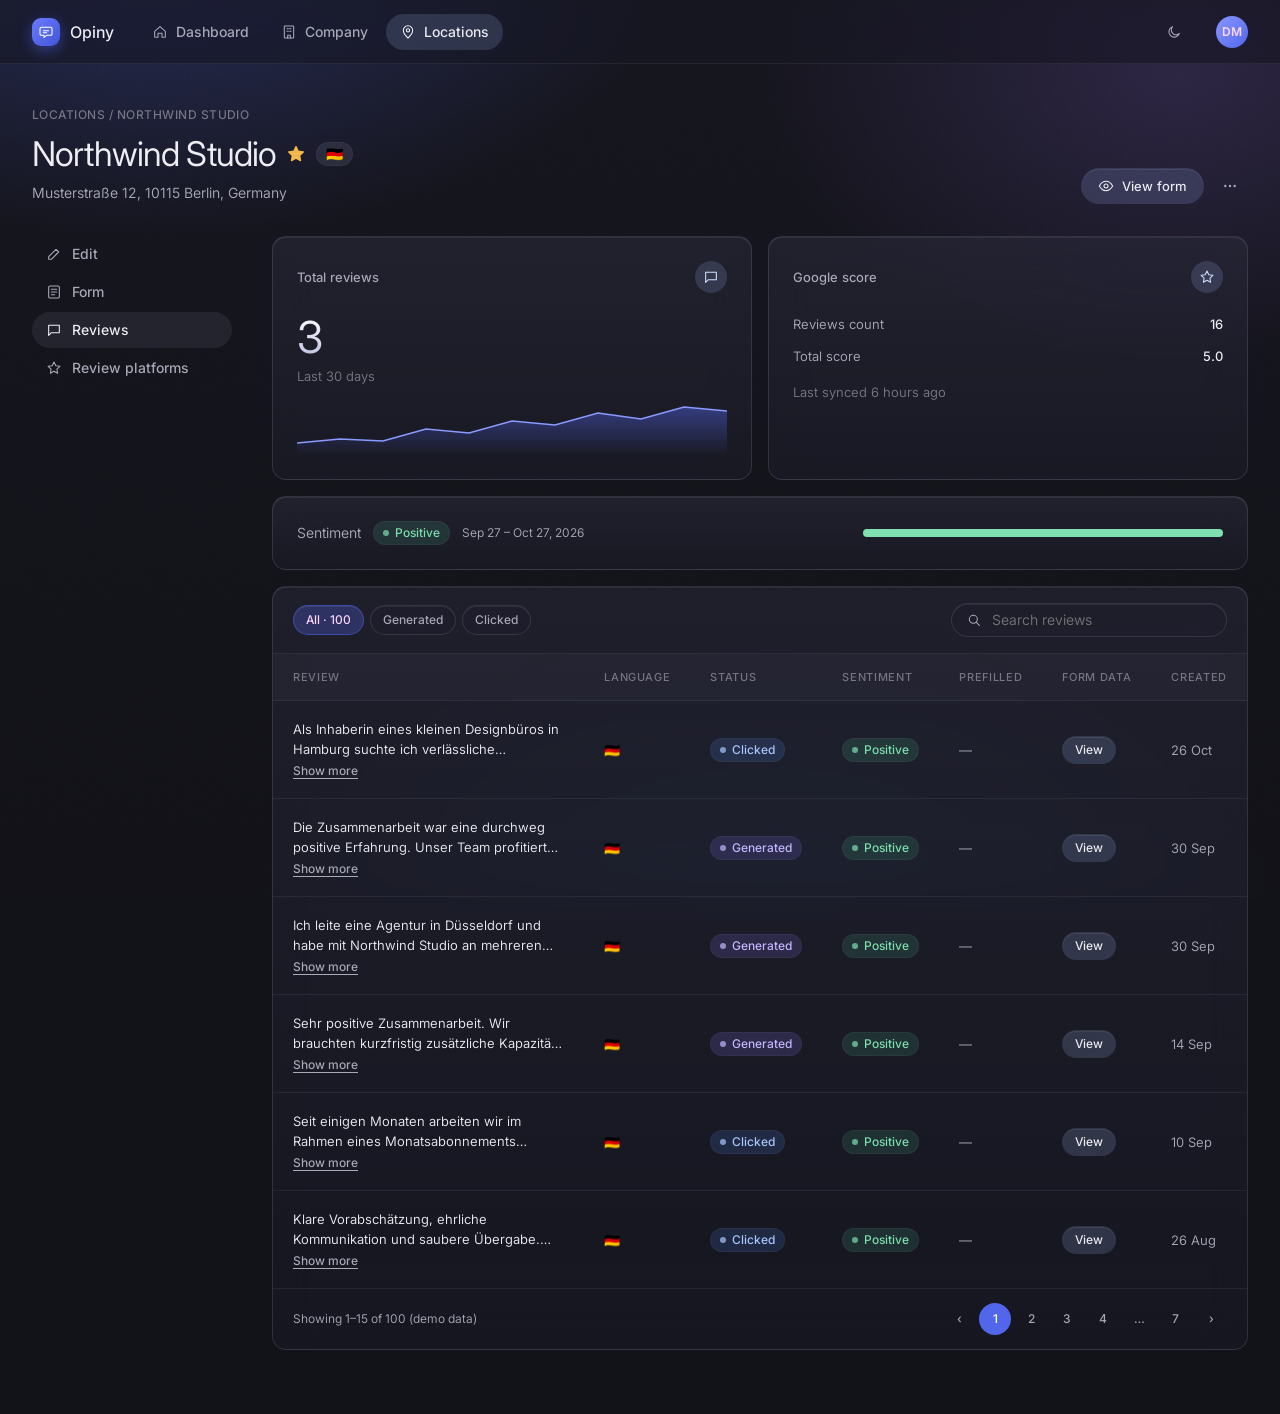
<file: reviews.html>
<!doctype html>
<html lang="en"><head><meta charset="utf-8"><meta name="viewport" content="width=device-width,initial-scale=1">
<title>Reviews · Opiny (v2 · Mercury dark)</title><link rel="stylesheet" href="app.css"></head>
<body data-nav="locations">
<main class="page">
  <div class="page-head">
    <div><p class="eyebrow"><a href="locations.html">Locations</a> / Northwind Studio</p>
      <h1 class="title">Northwind Studio <svg class="i" style="width:20px;height:20px;fill:#f2b84b;stroke:#f2b84b"><use href="#i-star"/></svg><span class="tag plain" style="font-size:14px">🇩🇪</span></h1>
      <p class="subtitle">Musterstraße 12, 10115 Berlin, Germany</p></div>
    <div class="actions"><a class="btn btn-secondary" href="form-public.html" target="_blank" rel="noopener" title="Open the public review form in a new tab"><svg class="i"><use href="#i-eye"/></svg>View form</a><button class="icon-btn" aria-label="More"><svg class="i"><use href="#i-dots"/></svg></button></div>
  </div>
  <div class="loc">
    <nav class="subnav" aria-label="Location">
      <a href="#" ><svg class="i"><use href="#i-edit"/></svg>Edit</a>
      <a href="form.html" ><svg class="i"><use href="#i-form"/></svg>Form</a>
      <a href="reviews.html" aria-current="page"><svg class="i"><use href="#i-chat"/></svg>Reviews</a>
      <a href="#"><svg class="i"><use href="#i-star"/></svg>Review platforms</a>
    </nav>
    <div class="stack">
      <div class="grid grid-2">
        <section class="card stat">
          <div class="row">Total reviews<span class="ico"><svg class="i"><use href="#i-chat"/></svg></span></div>
          <div class="num">3</div><div class="cap">Last 30 days</div>
        <svg class="spark" viewBox="0 0 300 56" preserveAspectRatio="none" role="img" aria-label="Reviews trend, demo data">
          <defs><linearGradient id="sg" x1="0" y1="0" x2="0" y2="1"><stop offset="0" stop-color="#5266eb" stop-opacity=".45"/><stop offset="1" stop-color="#5266eb" stop-opacity="0"/></linearGradient></defs>
          <path d="M0 44 L30 40 L60 42 L90 30 L120 34 L150 22 L180 26 L210 14 L240 20 L270 8 L300 12 L300 56 L0 56Z" fill="url(#sg)"/>
          <path d="M0 44 L30 40 L60 42 L90 30 L120 34 L150 22 L180 26 L210 14 L240 20 L270 8 L300 12" fill="none" stroke="#8a9aff" stroke-width="1.6" vector-effect="non-scaling-stroke"/>
        </svg>
        </section>
        <section class="card stat">
          <div class="row">Google score<span class="ico"><svg class="i"><use href="#i-star"/></svg></span></div>
          <dl class="kv"><dt>Reviews count</dt><dd>16</dd><dt>Total score</dt><dd>5.0</dd></dl>
          <div class="cap" style="margin-top:14px">Last synced 6 hours ago</div>
        </section>
      </div>
      <section class="card sentiment">
        <div class="l"><span class="muted">Sentiment</span><span class="tag positive">Positive</span><span class="muted" style="font-size:var(--text-xs)">Sep 27 – Oct 27, 2026</span></div>
        <div class="bar" role="img" aria-label="100% positive"><i style="width:100%;background:var(--tag-positive-fg)"></i></div>
      </section>
      <section class="card table-card">
        <div class="table-tools">
          <div class="chips" role="group" aria-label="Filter by status">
            <button class="chip" aria-pressed="true">All · 100</button><button class="chip" aria-pressed="false">Generated</button><button class="chip" aria-pressed="false">Clicked</button>
          </div>
          <label class="search"><svg class="i"><use href="#i-search"/></svg><input placeholder="Search reviews" aria-label="Search reviews"></label>
        </div>
        <div class="scroll-x"><table>
          <thead><tr><th>Review</th><th>Language</th><th>Status</th><th>Sentiment</th><th>Prefilled</th><th>Form data</th><th>Created</th></tr></thead>
          <tbody>
        <tr>
          <td><div class="review"><p>Als Inhaberin eines kleinen Designbüros in Hamburg suchte ich verlässliche Unterstützung für laufende Kundenprojekte. Die Zusammenarbeit mit Northwind Studio war von Anfang an strukturiert, transparent und angenehm unkompliziert.</p><button class="linkish" data-more>Show more</button></div></td>
          <td>🇩🇪</td><td><span class="tag clicked">Clicked</span></td><td><span class="tag positive">Positive</span></td>
          <td class="muted">—</td><td><button class="btn btn-secondary btn-sm">View</button></td><td class="muted" style="white-space:nowrap">26 Oct</td>
        </tr>
        <tr>
          <td><div class="review"><p>Die Zusammenarbeit war eine durchweg positive Erfahrung. Unser Team profitiert enorm von der klaren Kommunikation und den schnellen Abstimmungen, gerade bei kurzfristigen Änderungen im Projektverlauf.</p><button class="linkish" data-more>Show more</button></div></td>
          <td>🇩🇪</td><td><span class="tag generated">Generated</span></td><td><span class="tag positive">Positive</span></td>
          <td class="muted">—</td><td><button class="btn btn-secondary btn-sm">View</button></td><td class="muted" style="white-space:nowrap">30 Sep</td>
        </tr>
        <tr>
          <td><div class="review"><p>Ich leite eine Agentur in Düsseldorf und habe mit Northwind Studio an mehreren Webprojekten gearbeitet. Termine wurden eingehalten, und die Qualität der Umsetzung hat unsere Erwartungen übertroffen.</p><button class="linkish" data-more>Show more</button></div></td>
          <td>🇩🇪</td><td><span class="tag generated">Generated</span></td><td><span class="tag positive">Positive</span></td>
          <td class="muted">—</td><td><button class="btn btn-secondary btn-sm">View</button></td><td class="muted" style="white-space:nowrap">30 Sep</td>
        </tr>
        <tr>
          <td><div class="review"><p>Sehr positive Zusammenarbeit. Wir brauchten kurzfristig zusätzliche Kapazität und bekamen innerhalb weniger Tage ein eingespieltes Team, das sich nahtlos in unsere Prozesse integriert hat.</p><button class="linkish" data-more>Show more</button></div></td>
          <td>🇩🇪</td><td><span class="tag generated">Generated</span></td><td><span class="tag positive">Positive</span></td>
          <td class="muted">—</td><td><button class="btn btn-secondary btn-sm">View</button></td><td class="muted" style="white-space:nowrap">14 Sep</td>
        </tr>
        <tr>
          <td><div class="review"><p>Seit einigen Monaten arbeiten wir im Rahmen eines Monatsabonnements zusammen. Besonders schätze ich die planbaren Kosten und die proaktiven Vorschläge zur Verbesserung unserer Abläufe.</p><button class="linkish" data-more>Show more</button></div></td>
          <td>🇩🇪</td><td><span class="tag clicked">Clicked</span></td><td><span class="tag positive">Positive</span></td>
          <td class="muted">—</td><td><button class="btn btn-secondary btn-sm">View</button></td><td class="muted" style="white-space:nowrap">10 Sep</td>
        </tr>
        <tr>
          <td><div class="review"><p>Klare Vorabschätzung, ehrliche Kommunikation und saubere Übergabe. Für uns als kleines Team in Köln ist Northwind Studio inzwischen ein fester Partner geworden.</p><button class="linkish" data-more>Show more</button></div></td>
          <td>🇩🇪</td><td><span class="tag clicked">Clicked</span></td><td><span class="tag positive">Positive</span></td>
          <td class="muted">—</td><td><button class="btn btn-secondary btn-sm">View</button></td><td class="muted" style="white-space:nowrap">26 Aug</td>
        </tr>          </tbody>
        </table></div>
        <div class="pager"><span>Showing 1–15 of 100 (demo data)</span>
          <div class="pages"><button aria-label="Previous">‹</button><button aria-current="page">1</button><button>2</button><button>3</button><button>4</button><button>…</button><button>7</button><button aria-label="Next">›</button></div>
        </div>
      </section>
    </div>
  </div>
</main>
<script src="shell.js"></script>
</body></html>
</file>
<file: app.css>
@import url("tokens.css");
*{box-sizing:border-box}
html{-webkit-font-smoothing:antialiased}
body{margin:0;background:var(--color-bg);color:var(--color-text);font:var(--weight-regular) var(--text-base)/var(--lh-base) var(--font-sans);letter-spacing:var(--tracking-body)}
a{color:inherit;text-decoration:none}
svg.i{width:16px;height:16px;flex:none;stroke:currentColor;fill:none;stroke-width:1.6;stroke-linecap:round;stroke-linejoin:round}
:focus-visible{outline:2px solid var(--color-focus);outline-offset:2px}

/* Shell */
.topbar{position:sticky;top:0;z-index:10;height:var(--header-h);background:var(--color-header-bg);border-bottom:1px solid var(--color-border-subtle);display:flex;align-items:center;gap:24px;padding:0 var(--page-pad-x)}
.brand{display:flex;align-items:center;gap:10px;font-weight:var(--weight-medium);font-size:var(--text-lg);letter-spacing:-.01em}
.brand .mark{width:28px;height:28px;border-radius:9px;background:var(--color-primary);color:var(--color-on-primary);display:grid;place-items:center}
.brand .mark svg{width:16px;height:16px}
.mainnav{display:flex;gap:4px;overflow-x:auto;scrollbar-width:none}
.mainnav a{display:flex;align-items:center;gap:8px;height:36px;padding:0 14px;border-radius:var(--radius-pill);color:var(--color-text-muted);font-weight:var(--weight-medium);white-space:nowrap;transition:background var(--dur) var(--ease),color var(--dur) var(--ease)}
.mainnav a:hover{background:var(--color-fill);color:var(--color-text)}
.mainnav a[aria-current="page"]{background:var(--color-fill);color:var(--color-text)}
.topbar .spacer{flex:1}
.avatar{width:32px;height:32px;border-radius:50%;background:var(--color-highlight);color:#5a1d5a;display:grid;place-items:center;font-size:var(--text-xs);font-weight:600}
:root[data-theme="dark"] .avatar{color:#ffd6ff}
.icon-btn{width:36px;height:36px;border-radius:50%;border:0;background:transparent;color:var(--color-text-muted);display:grid;place-items:center;cursor:pointer}
.icon-btn:hover{background:var(--color-fill);color:var(--color-text)}

.page{max-width:var(--page-max);margin:0 auto;padding:40px var(--page-pad-x) 64px}
.page-head{display:flex;align-items:flex-end;justify-content:space-between;gap:24px;margin-bottom:var(--section-gap)}
.eyebrow{font-size:var(--text-xs);font-weight:var(--weight-medium);color:var(--color-text-muted);text-transform:uppercase;letter-spacing:.04em;margin:0 0 8px}
h1.title{font-size:var(--text-2xl);line-height:var(--lh-2xl);font-weight:var(--weight-display);letter-spacing:var(--tracking-display);margin:0;display:flex;align-items:center;gap:10px;flex-wrap:wrap}
.subtitle{color:var(--color-text-muted);margin:8px 0 0}
.actions{display:flex;gap:8px;align-items:center;flex-wrap:wrap}

/* Buttons */
.btn{display:inline-flex;align-items:center;justify-content:center;gap:8px;height:var(--btn-h);padding:0 16px;border-radius:var(--radius-pill);border:1px solid transparent;font:var(--weight-medium) var(--text-sm)/1 var(--font-sans);cursor:pointer;white-space:nowrap;transition:background var(--dur) var(--ease),border-color var(--dur) var(--ease),transform var(--dur) var(--ease)}
.btn:active{transform:scale(.98)}
.btn-primary{background:var(--color-primary);color:var(--color-on-primary)}
.btn-primary:hover{opacity:.88}
.btn-secondary{background:var(--color-surface);color:var(--color-text);border-color:var(--color-fill-strong)}
.btn-secondary:hover{background:var(--color-fill)}
.btn-ghost{background:transparent;color:var(--color-text-muted)}
.btn-ghost:hover{background:var(--color-fill);color:var(--color-text)}
.btn-sm{height:var(--btn-h-sm);padding:0 12px;font-size:var(--text-xs)}
.btn[disabled]{opacity:.45;cursor:not-allowed}

/* Tags */
.tag{display:inline-flex;align-items:center;gap:6px;height:24px;padding:0 10px;border-radius:var(--radius-pill);font-size:var(--text-xs);font-weight:var(--weight-medium);line-height:1;white-space:nowrap;background:var(--tag-neutral-bg);color:var(--tag-neutral-fg)}
.tag::before{content:"";width:6px;height:6px;border-radius:50%;background:currentColor;opacity:.7}
.tag.plain::before{display:none}
.tag.positive{background:var(--tag-positive-bg);color:var(--tag-positive-fg)}
.tag.generated{background:var(--tag-generated-bg);color:var(--tag-generated-fg)}
.tag.clicked{background:var(--tag-clicked-bg);color:var(--tag-clicked-fg)}
.tag.negative{background:var(--tag-negative-bg);color:var(--tag-negative-fg)}
.mini{display:inline-grid;place-items:center;min-width:20px;height:20px;padding:0 5px;border-radius:6px;font-size:11px;font-weight:600}
.mini.req{background:var(--tag-required-bg);color:var(--tag-required-fg)}
.mini.map{background:var(--tag-mapped-bg);color:var(--tag-mapped-fg)}

/* Cards */
.card{background:var(--color-surface);border:1px solid var(--color-border);border-radius:var(--radius-card);padding:var(--card-pad)}
.grid{display:grid;gap:var(--gap)}
.grid-3{grid-template-columns:repeat(3,minmax(0,1fr))}
.grid-2{grid-template-columns:repeat(2,minmax(0,1fr))}
.stat .row{display:flex;align-items:center;justify-content:space-between;color:var(--color-text-muted);font-weight:var(--weight-medium);font-size:var(--text-sm)}
.stat .ico{width:32px;height:32px;border-radius:50%;background:var(--color-fill);display:grid;place-items:center;color:var(--color-text)}
.stat .num{font-size:var(--text-stat);line-height:var(--lh-stat);font-weight:var(--weight-display);letter-spacing:var(--tracking-display);margin:20px 0 4px}
.stat .cap{color:var(--color-text-subtle);font-size:var(--text-sm)}
.stat .foot{margin-top:20px}
.kv{display:grid;grid-template-columns:1fr auto;gap:10px 16px;margin-top:20px;font-size:var(--text-sm)}
.kv dt{color:var(--color-text-muted)} .kv dd{margin:0;font-weight:var(--weight-medium);text-align:right}
.company{display:flex;justify-content:space-between;gap:24px;align-items:flex-start}
.company h2{font-size:22px;font-weight:var(--weight-display);letter-spacing:var(--tracking-display);margin:0 0 14px}
.meta{display:flex;flex-direction:column;gap:8px;color:var(--color-text-muted)}
.meta span{display:flex;align-items:center;gap:10px}
.sentiment{display:flex;align-items:center;justify-content:space-between;gap:16px;flex-wrap:wrap}
.sentiment .l{display:flex;align-items:center;gap:12px}
.bar{display:flex;height:8px;border-radius:var(--radius-pill);overflow:hidden;background:var(--color-fill);width:min(360px,100%)}
.bar i{display:block;height:100%}
.legend{display:flex;gap:16px;color:var(--color-text-muted);font-size:var(--text-xs)}
.legend b{display:inline-block;width:8px;height:8px;border-radius:50%;margin-right:6px;vertical-align:middle}

/* Location layout */
.loc{display:grid;grid-template-columns:200px minmax(0,1fr);gap:40px}
.subnav{display:flex;flex-direction:column;gap:2px;position:sticky;top:calc(var(--header-h) + 24px);align-self:start}
.subnav a{display:flex;align-items:center;gap:10px;height:36px;padding:0 14px;border-radius:var(--radius-pill);color:var(--color-text-muted);font-weight:var(--weight-medium)}
.subnav a:hover{background:var(--color-fill);color:var(--color-text)}
.subnav a[aria-current="page"]{background:var(--color-fill);color:var(--color-text)}
.stack{display:flex;flex-direction:column;gap:var(--gap)}

/* Table */
.table-card{padding:0;overflow:hidden}
.table-tools{display:flex;justify-content:space-between;align-items:center;gap:12px;padding:16px 20px;border-bottom:1px solid var(--color-border-subtle);flex-wrap:wrap}
.chips{display:flex;gap:6px;flex-wrap:wrap}
.chip{height:30px;padding:0 12px;border-radius:var(--radius-pill);border:1px solid var(--color-border);background:var(--color-surface);color:var(--color-text-muted);font:var(--weight-medium) var(--text-xs)/1 var(--font-sans);cursor:pointer}
.chip:hover{background:var(--color-fill);color:var(--color-text)}
.chip[aria-pressed="true"]{background:var(--color-highlight);border-color:transparent;color:#4a134a}
:root[data-theme="dark"] .chip[aria-pressed="true"]{color:#ffd6ff}
.search{display:flex;align-items:center;gap:8px;height:34px;padding:0 14px;border-radius:var(--radius-pill);background:var(--color-fill);color:var(--color-text-muted);min-width:220px}
.search input{border:0;background:transparent;outline:0;font:inherit;color:var(--color-text);width:100%}
.scroll-x{overflow-x:auto}
table{width:100%;border-collapse:collapse}
th{text-align:left;font-size:var(--text-xs);font-weight:var(--weight-medium);color:var(--color-text-muted);padding:var(--th-pad);white-space:nowrap;background:var(--color-bg-subtle);border-bottom:1px solid var(--color-border-subtle)}
td{padding:var(--cell-pad);border-bottom:1px solid var(--color-border-subtle);vertical-align:middle;font-size:var(--text-sm)}
tbody tr{transition:background var(--dur) var(--ease)}
tbody tr:hover{background:var(--color-bg-subtle)}
tbody tr:last-child td{border-bottom:0}
td.num{font-variant-numeric:tabular-nums;font-weight:var(--weight-medium)}
td.muted,.muted{color:var(--color-text-muted)}
.review{max-width:520px;color:var(--color-text);line-height:var(--lh-sm)}
.review p{margin:0;display:-webkit-box;-webkit-line-clamp:2;-webkit-box-orient:vertical;overflow:hidden}
.review.open p{display:block}
.linkish{background:none;border:0;padding:0;margin-top:4px;color:var(--color-text-muted);font:var(--weight-medium) var(--text-xs)/1.4 var(--font-sans);cursor:pointer;text-decoration:underline;text-underline-offset:3px}
.linkish:hover{color:var(--color-text)}
.loc-name{font-weight:var(--weight-medium);display:flex;gap:6px;align-items:center}
.loc-addr{color:var(--color-text-muted);font-size:var(--text-xs);margin-top:2px}
.pager{display:flex;justify-content:space-between;align-items:center;padding:14px 20px;border-top:1px solid var(--color-border-subtle);color:var(--color-text-muted);font-size:var(--text-xs);flex-wrap:wrap;gap:10px}
.pages{display:flex;gap:4px}
.pages button{min-width:32px;height:32px;border-radius:var(--radius-pill);border:0;background:transparent;color:var(--color-text-muted);font:var(--weight-medium) var(--text-xs)/1 var(--font-sans);cursor:pointer}
.pages button:hover{background:var(--color-fill);color:var(--color-text)}
.pages button[aria-current="page"]{background:var(--color-primary);color:var(--color-on-primary)}

/* Form builder */
.builder{display:grid;grid-template-columns:minmax(0,1fr) 240px;gap:var(--gap);align-items:start}
.builder-head{display:flex;justify-content:space-between;align-items:center;gap:12px;margin-bottom:var(--gap);flex-wrap:wrap}
.q-list{display:flex;flex-direction:column;gap:8px;background:var(--color-bg-subtle);border:1px dashed var(--color-fill-strong);border-radius:var(--radius-card);padding:12px}
.q{display:flex;align-items:center;gap:12px;background:var(--color-surface);border:1px solid var(--color-border);border-radius:12px;padding:12px 14px;transition:box-shadow var(--dur) var(--ease),border-color var(--dur) var(--ease)}
.q:hover{box-shadow:var(--shadow-float);border-color:var(--color-fill-strong)}
.q .drag{color:var(--color-text-subtle);cursor:grab}
.q .type{width:30px;height:30px;border-radius:50%;background:var(--color-fill);display:grid;place-items:center;flex:none}
.q .txt{flex:1;min-width:0;font-weight:var(--weight-medium)}
.q .txt small{color:var(--color-text-subtle);font-weight:var(--weight-regular);margin-left:6px}
.q .tags{display:flex;gap:4px}
.q .tools{display:flex;gap:2px;opacity:.6;transition:opacity var(--dur)}
.q:hover .tools{opacity:1}
.palette{display:flex;flex-direction:column;gap:6px;position:sticky;top:calc(var(--header-h) + 24px)}
.palette h3{font-size:var(--text-xs);font-weight:var(--weight-medium);color:var(--color-text-muted);margin:0 0 4px;text-transform:uppercase;letter-spacing:.04em}
.field{display:flex;align-items:center;gap:10px;height:40px;padding:0 14px;border:1px solid var(--color-border);border-radius:var(--radius-pill);background:var(--color-surface);font-weight:var(--weight-medium);font-size:var(--text-sm);cursor:grab;transition:background var(--dur)}
.field:hover{background:var(--color-fill)}

/* Responsive */
@media (max-width:1024px){.grid-3{grid-template-columns:repeat(2,minmax(0,1fr))}.builder{grid-template-columns:1fr}.palette{position:static;flex-direction:row;flex-wrap:wrap}.palette h3{width:100%}}
@media (max-width:860px){.loc{grid-template-columns:1fr;gap:20px}.subnav{position:static;flex-direction:row;overflow-x:auto}.subnav a{white-space:nowrap}}
@media (max-width:640px){:root{--page-pad-x:16px}.topbar{gap:12px}.brand span.word{display:none}.mainnav a span{display:none}.mainnav a{padding:0 10px}.grid-3,.grid-2{grid-template-columns:1fr}.page{padding-top:24px}.page-head{flex-direction:column;align-items:flex-start}.company{flex-direction:column}h1.title{font-size:26px;line-height:30px}.search{min-width:0;flex:1}}
@media (prefers-reduced-motion:reduce){*{transition:none!important}}
/* fix: let grid columns shrink so tables scroll inside their card on mobile */
.loc>*,.builder>*,.stack>*{min-width:0}
@media (max-width:640px){.subnav{margin:0 calc(var(--page-pad-x)*-1);padding:0 var(--page-pad-x);scrollbar-width:none}.q .tools .icon-btn:first-child{display:none}}

/* ===== v2 Mercury dark + glass layer ===== */
body{background:var(--color-bg);min-height:100vh;position:relative;isolation:isolate}
/* ambient glow so the glass has something to refract */
body::before{content:"";position:fixed;inset:0;z-index:-1;pointer-events:none;
  background:
   radial-gradient(900px 520px at 12% -8%, rgba(82,102,235,.30), transparent 60%),
   radial-gradient(700px 480px at 92% 8%, rgba(150,110,240,.18), transparent 60%),
   radial-gradient(900px 600px at 60% 110%, rgba(60,140,200,.14), transparent 60%),
   linear-gradient(180deg,#14141d 0%,#101016 100%)}
body::after{content:"";position:fixed;inset:0;z-index:-1;pointer-events:none;opacity:.035;
  background-image:url("data:image/svg+xml,%3Csvg xmlns='http://www.w3.org/2000/svg' width='120' height='120'%3E%3Cfilter id='n'%3E%3CfeTurbulence type='fractalNoise' baseFrequency='.9' numOctaves='2'/%3E%3C/filter%3E%3Crect width='100%25' height='100%25' filter='url(%23n)'/%3E%3C/svg%3E")}

.topbar{background:var(--color-header-bg);backdrop-filter:blur(var(--glass-blur)) saturate(var(--glass-sat));-webkit-backdrop-filter:blur(var(--glass-blur)) saturate(var(--glass-sat));border-bottom:1px solid var(--color-border-subtle)}
.brand .mark{background:linear-gradient(135deg,#6b7cff,#4153d6);color:#fff;box-shadow:0 4px 14px rgba(82,102,235,.45)}
.mainnav a[aria-current="page"]{background:var(--color-accent-soft);color:var(--color-text)}
.avatar{background:linear-gradient(135deg,#8a96ff,#5266eb);color:#fff}

/* glass cards */
.card,.q,.field,.chip,.btn-secondary,.search{
  background:var(--color-surface);
  backdrop-filter:blur(var(--glass-blur)) saturate(var(--glass-sat));
  -webkit-backdrop-filter:blur(var(--glass-blur)) saturate(var(--glass-sat));
  border:1px solid var(--color-border);
  box-shadow:inset 0 1px 0 var(--color-highlight-edge)}
.card{background:linear-gradient(180deg,rgba(39,39,53,.70),rgba(30,30,42,.55))}
.card:hover{border-color:var(--color-fill-strong)}
.table-card{background:linear-gradient(180deg,rgba(36,36,50,.72),rgba(26,26,37,.6))}
th{background:rgba(175,178,206,.04);text-transform:uppercase;letter-spacing:.06em;font-size:11px;color:var(--color-text-subtle)}
tbody tr:hover{background:rgba(175,178,206,.05)}

/* buttons */
.btn-primary{background:var(--color-primary);color:#fff;box-shadow:0 6px 20px rgba(82,102,235,.35),inset 0 1px 0 rgba(255,255,255,.18)}
.btn-primary:hover{background:var(--color-primary-hover);opacity:1}
.btn-secondary{background:var(--color-accent-soft);border-color:transparent;color:var(--color-text)}
.btn-secondary:hover{background:rgba(156,180,232,.26)}
.chip[aria-pressed="true"]{background:var(--color-highlight);color:var(--color-accent-text);border-color:rgba(82,102,235,.5)}
.pages button[aria-current="page"]{background:var(--color-primary);color:#fff}

/* type */
h1.title,.stat .num,.company h2{font-weight:var(--weight-display)}
.stat .num{background:linear-gradient(180deg,#ffffff,#b9bce0);-webkit-background-clip:text;background-clip:text;color:transparent}
.stat .num sup{font-size:.45em;vertical-align:top;margin-left:2px;-webkit-text-fill-color:var(--color-text-subtle)}
.eyebrow{color:var(--color-text-subtle)}
.stat .ico{background:var(--color-accent-soft);color:var(--color-accent-text)}
.tag{box-shadow:inset 0 0 0 1px rgba(255,255,255,.04)}
.q-list{background:rgba(175,178,206,.03);border-color:var(--color-border)}
.q .type{background:var(--color-accent-soft);color:var(--color-accent-text)}

/* sparkline for review trend (visual only) */
.spark{display:block;width:100%;height:56px;margin-top:12px}

/* ===== v2 light theme overrides for hard-coded dark values ===== */
:root[data-theme="light"] body::before{background:
   radial-gradient(900px 520px at 12% -8%, rgba(82,102,235,.16), transparent 60%),
   radial-gradient(700px 480px at 92% 8%, rgba(150,110,240,.10), transparent 60%),
   radial-gradient(900px 600px at 60% 110%, rgba(60,140,200,.08), transparent 60%),
   linear-gradient(180deg,#f7f8fb 0%,#eef0f6 100%)}
:root[data-theme="light"] body::after{opacity:.02}
:root[data-theme="light"] .card{background:linear-gradient(180deg,rgba(255,255,255,.85),rgba(255,255,255,.65));box-shadow:inset 0 1px 0 #fff,0 1px 2px rgba(30,30,42,.04)}
:root[data-theme="light"] .table-card{background:rgba(255,255,255,.8)}
:root[data-theme="light"] th{background:rgba(112,115,147,.05)}
:root[data-theme="light"] tbody tr:hover{background:rgba(112,115,147,.05)}
:root[data-theme="light"] .stat .num{background:linear-gradient(180deg,#1e1e2a,#4b4d6b);-webkit-background-clip:text;background-clip:text;color:transparent}
:root[data-theme="light"] .btn-secondary:hover{background:rgba(82,102,235,.16)}
:root[data-theme="light"] .q-list{background:rgba(255,255,255,.4)}
:root[data-theme="light"] .tag{box-shadow:none}

/* ===== Field editor drawer (Form → edit field) ===== */
.dr-bg{position:fixed;inset:0;z-index:60;background:rgba(5,6,10,.55);backdrop-filter:blur(2px);-webkit-backdrop-filter:blur(2px)}
.drawer{position:fixed;top:0;right:0;bottom:0;z-index:61;width:min(600px,100vw);display:flex;flex-direction:column;background:var(--color-surface-solid,var(--color-bg));border-left:1px solid var(--color-border);box-shadow:var(--shadow-pop);animation:slidein .22s var(--ease)}
@keyframes slidein{from{transform:translateX(40px);opacity:0}}
.dr-head{display:flex;justify-content:space-between;align-items:center;padding:22px 28px 0}
.dr-head h2{margin:0;font-size:20px;font-weight:var(--weight-display);letter-spacing:var(--tracking-display)}
.dr-tabs{display:flex;gap:20px;margin:16px 28px 0;border-bottom:1px solid var(--color-border)}
.dr-tabs button{display:inline-flex;align-items:center;gap:8px;height:42px;padding:0 2px;border:0;border-bottom:2px solid transparent;background:none;color:var(--color-text-muted);font:var(--weight-medium) 14px var(--font-sans);cursor:pointer}
.dr-tabs button[aria-selected="true"]{color:var(--color-text);border-bottom-color:var(--color-primary)}
.dr-tabs .ok{font-size:11px;padding:2px 6px;border-radius:6px;background:var(--tag-positive-bg);color:var(--tag-positive-fg)}
.dr-body{flex:1;overflow:auto;padding:24px 28px}
.fld{margin-bottom:22px}
.fld>label,.fld .lb{display:flex;justify-content:space-between;align-items:center;font-weight:var(--weight-medium);font-size:14px;margin-bottom:8px}
.fld .req{color:var(--tag-negative-fg)}
.inp,.sel{width:100%;height:44px;padding:0 14px;border:1px solid var(--color-border);border-radius:var(--radius-input);background:var(--color-bg-subtle);color:var(--color-text);font:var(--weight-regular) 15px var(--font-sans)}
.sel{display:flex;align-items:center;justify-content:space-between;cursor:pointer}
.inp:focus{outline:0;border-color:var(--color-primary);box-shadow:0 0 0 3px var(--color-highlight)}
.hint{font-size:12.5px;color:var(--color-text-subtle);margin:8px 0 0;line-height:1.6}
.hint span{white-space:nowrap;margin-right:10px}
.optlist{display:flex;flex-direction:column;gap:8px}
.orow{display:flex;align-items:center;gap:12px;height:48px;padding:0 10px 0 12px;border:1px solid var(--color-border);border-radius:var(--radius-input);background:var(--color-surface);transition:border-color var(--dur),box-shadow var(--dur)}
.orow:hover{border-color:var(--color-fill-strong);box-shadow:var(--shadow-float)}
.orow .drag{color:var(--color-text-subtle);cursor:grab}
.orow .t{flex:1;min-width:0;font-weight:var(--weight-medium);white-space:nowrap;overflow:hidden;text-overflow:ellipsis}
.orow .t small{color:var(--color-text-subtle);font-weight:var(--weight-regular);margin-left:8px}
.orow .icon-btn{width:32px;height:32px}
.orow .del{color:var(--tag-negative-fg)}
.orow .fav[aria-pressed="true"] svg{fill:#f2b84b;stroke:#f2b84b}
.add-btn{width:32px;height:32px;border-radius:8px;border:1px solid var(--color-border);background:var(--color-fill);color:var(--color-text);display:grid;place-items:center;cursor:pointer}
.dr-foot{display:flex;align-items:center;gap:10px;padding:16px 28px;border-top:1px solid var(--color-border)}
.dr-foot .sp{flex:1}
.q.editing{border-color:var(--color-primary)!important;box-shadow:0 0 0 3px var(--color-highlight)}
@media (max-width:640px){.dr-head,.dr-body,.dr-foot{padding-left:18px;padding-right:18px}.dr-tabs{margin:16px 18px 0}.dr-foot{flex-wrap:wrap}.dr-foot .sp{display:none}}
.fld>label{justify-content:flex-start;gap:4px}
</file>
<file: public.css>
/* Public review flow (respondent-facing) — shared structure, colours come from this version's tokens.css */
.pub{max-width:760px;margin:0 auto;padding:56px 16px 72px}
.pub-head{text-align:center;margin-bottom:32px}
.pub-head .logo{width:44px;height:44px;margin:0 auto 14px;border-radius:12px;display:grid;place-items:center;background:var(--color-fill);color:var(--color-text)}
.pub-head h1{margin:0;font-size:30px;line-height:36px;font-weight:var(--weight-display);letter-spacing:var(--tracking-display)}
.pub-head p{margin:8px 0 0;color:var(--color-text-muted)}
.pub-card.card{padding:32px 36px}
.pg-row{display:flex;justify-content:space-between;align-items:center;font-size:var(--text-sm);color:var(--color-text-muted);font-weight:var(--weight-medium)}
.pg-row b{color:var(--color-text);font-weight:var(--weight-medium)}
.pg-track{height:8px;border-radius:999px;background:var(--color-fill-strong);overflow:hidden;margin:12px 0 32px}
.pg-fill{height:100%;border-radius:999px;background:var(--color-primary);transition:width .35s var(--ease)}
.q-title{font-size:17px;line-height:24px;font-weight:var(--weight-medium);margin:0 0 6px}
.q-title .req{color:var(--tag-negative-fg);margin-left:2px}
.q-help{color:var(--color-text-subtle);font-size:var(--text-sm);margin:0 0 18px}
.opts{display:grid;grid-template-columns:repeat(2,minmax(0,1fr));gap:12px}
.opt{position:relative;display:flex;align-items:center;gap:14px;min-height:64px;padding:14px 18px;border:1.5px solid var(--color-border);border-radius:var(--radius-input);background:var(--color-surface);cursor:pointer;font-size:16px;font-weight:var(--weight-medium);transition:border-color var(--dur) var(--ease),background var(--dur) var(--ease),box-shadow var(--dur) var(--ease)}
.opt:hover{border-color:var(--color-fill-strong);background:var(--color-bg-subtle)}
.opt input{position:absolute;opacity:0;pointer-events:none}
.opt .mk{width:22px;height:22px;flex:none;border-radius:50%;border:2px solid var(--color-fill-strong);display:grid;place-items:center;transition:border-color var(--dur)}
.opt.cb .mk{border-radius:7px}
.opt .mk::after{content:"";width:10px;height:10px;border-radius:50%;background:var(--color-primary);transform:scale(0);transition:transform var(--dur) var(--ease)}
.opt.cb .mk::after{border-radius:3px}
.opt:has(input:checked){border-color:var(--color-primary);background:var(--color-highlight)}
.opt:has(input:checked) .mk{border-color:var(--color-primary)}
.opt:has(input:checked) .mk::after{transform:scale(1)}
.opt:has(input:focus-visible){box-shadow:0 0 0 3px var(--color-focus)}
.ta{width:100%;min-height:160px;resize:vertical;padding:14px 16px;border-radius:var(--radius-input);border:1.5px solid var(--color-border);background:var(--color-bg-subtle);color:var(--color-text);font:var(--weight-regular) 16px/1.6 var(--font-sans)}
.ta:focus{outline:0;border-color:var(--color-primary);box-shadow:0 0 0 3px var(--color-highlight)}
.ta[readonly]{color:var(--color-text-muted)}
.pub-actions{display:flex;justify-content:space-between;align-items:center;gap:12px;margin-top:32px}
.pub-actions .btn{min-width:104px;height:44px}
.pub-err{color:var(--tag-negative-fg);font-size:var(--text-sm);margin-top:12px;min-height:20px}
.pub-foot{text-align:center;color:var(--color-text-subtle);font-size:var(--text-xs);margin-top:24px}
/* review preview */
.rv-head{display:flex;justify-content:space-between;align-items:center;margin-bottom:20px}
.rv-head h2{margin:0;font-size:22px;font-weight:var(--weight-display);letter-spacing:var(--tracking-display)}
.rv-tools{display:flex;gap:6px}
.rv-tools .icon-btn{width:40px;height:40px}
.rv-tools .icon-btn svg{width:20px;height:20px}
.rv-tools .icon-btn[aria-pressed="true"]{background:var(--color-highlight);color:var(--color-text)}
.sent{display:flex;justify-content:space-between;align-items:center;padding:16px 20px;border:1px solid var(--color-border);border-radius:var(--radius-input);margin-bottom:16px;font-weight:var(--weight-medium)}
.pub-label{margin:28px 0 12px;font-weight:var(--weight-medium);color:var(--color-text-muted)}
.plats{display:flex;gap:10px;flex-wrap:wrap}
.plat{display:inline-flex;align-items:center;gap:10px;height:48px;padding:0 20px;border-radius:var(--radius-input);border:1px solid var(--color-border);background:#fff;color:#1f1f1f;font:600 16px var(--font-sans);cursor:pointer;box-shadow:0 1px 2px rgba(0,0,0,.06);transition:transform var(--dur) var(--ease),box-shadow var(--dur)}
.plat:hover{box-shadow:0 4px 14px rgba(0,0,0,.12)}
.plat:active{transform:scale(.98)}
.plat svg{width:20px;height:20px}
.plat.off{background:var(--color-fill);color:var(--color-text-subtle);cursor:not-allowed;box-shadow:none}
.back-row{margin-top:24px}
.spin{animation:spin .8s linear infinite}@keyframes spin{to{transform:rotate(360deg)}}
/* copied modal */
.modal-bg{position:fixed;inset:0;z-index:50;background:rgba(5,6,10,.62);backdrop-filter:blur(4px);-webkit-backdrop-filter:blur(4px);display:none;align-items:center;justify-content:center;padding:16px}
.modal-bg.open{display:flex;animation:fade .18s ease}
@keyframes fade{from{opacity:0}}
.modal{position:relative;width:min(560px,100%);max-height:calc(100vh - 32px);overflow:auto;padding:36px 32px 28px;text-align:center;border-radius:calc(var(--radius-card) + 4px);background:var(--color-surface-solid,var(--color-surface));border:1px solid var(--color-border);box-shadow:var(--shadow-pop)}
.modal .x{position:absolute;top:14px;right:14px}
.ok-ic{width:56px;height:56px;margin:0 auto 18px;border-radius:14px;display:grid;place-items:center;background:var(--tag-positive-bg);color:var(--tag-positive-fg)}
.ok-ic svg{width:26px;height:26px}
.modal h3{margin:0;font-size:22px;line-height:30px;font-weight:var(--weight-display);letter-spacing:var(--tracking-display)}
.modal p{margin:8px auto 0;max-width:400px;color:var(--color-text-muted)}
.gmock{margin:24px 0;padding:22px 24px;border-radius:16px;background:#202124;color:#e8eaed;text-align:left;font-family:Roboto,Arial,sans-serif}
.gmock .stars{display:flex;justify-content:center;gap:10px;margin-bottom:16px}
.gmock .stars svg{width:30px;height:30px;fill:#fdd663;stroke:none}
.gmock .gbox{min-height:84px;border:1px solid #5f6368;border-radius:6px;padding:10px 12px;font-size:13px;line-height:1.5;color:#e8eaed;position:relative}
.gmock .gbox .paste{position:absolute;right:8px;bottom:8px;font-size:11px;color:#8ab4f8;background:rgba(138,180,248,.12);padding:2px 8px;border-radius:4px}
.gmock .gbtns{display:flex;justify-content:flex-end;gap:10px;margin-top:16px}
.gmock .gbtns span{height:34px;padding:0 18px;border-radius:6px;display:inline-grid;place-items:center;font-size:14px;font-weight:500}
.gmock .gbtns .c{border:1px solid #5f6368;color:#8ab4f8}
.gmock .gbtns .p{background:#8ab4f8;color:#202124;box-shadow:0 0 0 3px rgba(138,180,248,.35)}
.modal .btn-primary.wide{width:100%;height:52px;font-size:16px}
.steps{display:flex;justify-content:center;gap:18px;margin-top:14px;font-size:var(--text-xs);color:var(--color-text-subtle);flex-wrap:wrap}
.steps b{display:inline-grid;place-items:center;width:18px;height:18px;border-radius:50%;background:var(--color-fill-strong);color:var(--color-text);font-size:11px;margin-right:6px}
.theme-fab{position:fixed;right:16px;bottom:16px;z-index:40;width:40px;height:40px;border-radius:50%;border:1px solid var(--color-border);background:var(--color-surface);color:var(--color-text);display:grid;place-items:center;cursor:pointer;box-shadow:var(--shadow-float)}
.theme-fab svg{width:18px;height:18px}
.demo-note{position:fixed;left:16px;bottom:16px;z-index:40;font-size:11px;color:var(--color-text-subtle);background:var(--color-surface);border:1px solid var(--color-border);border-radius:999px;padding:4px 10px}
@media (max-width:640px){.opts{grid-template-columns:1fr}.pub{padding-top:32px}.pub-card.card{padding:22px 18px}.pub-head h1{font-size:24px}.modal{padding:28px 18px 20px}.gmock{padding:16px}.demo-note{display:none}}
</file>
